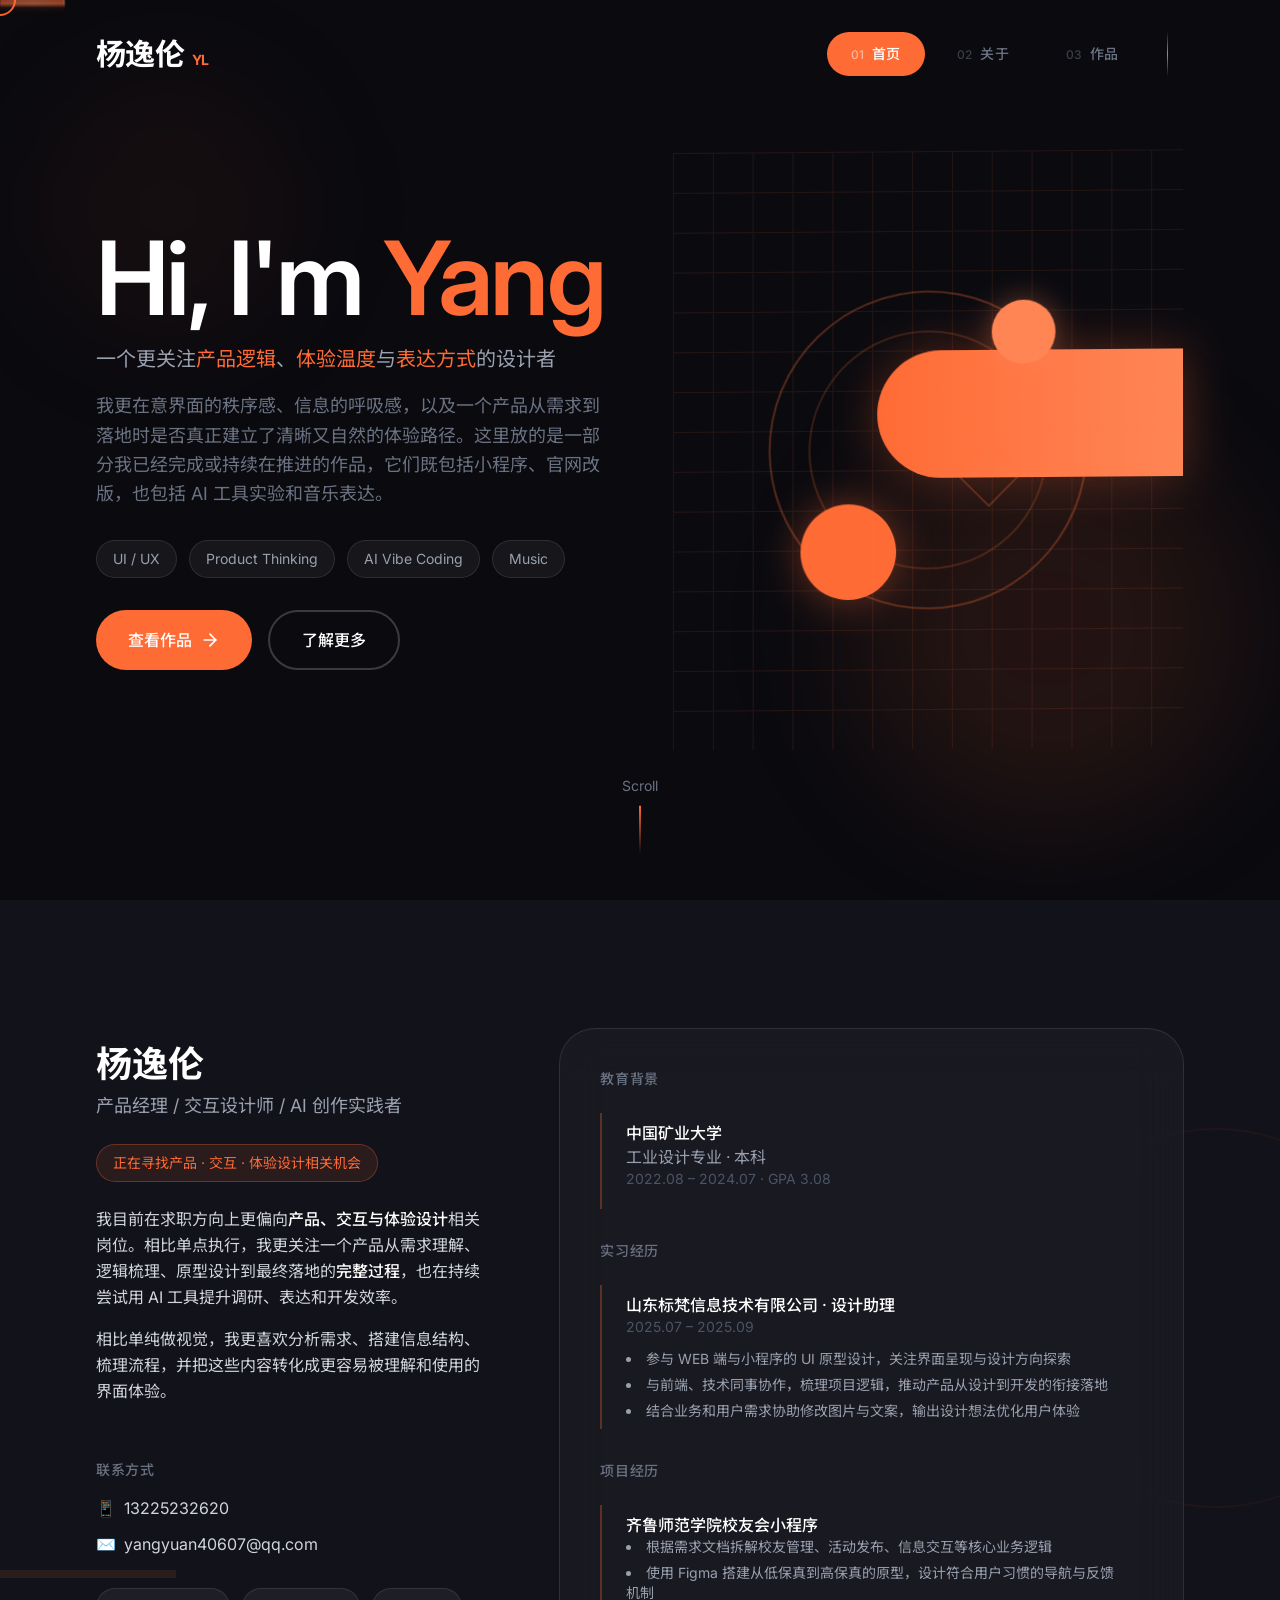
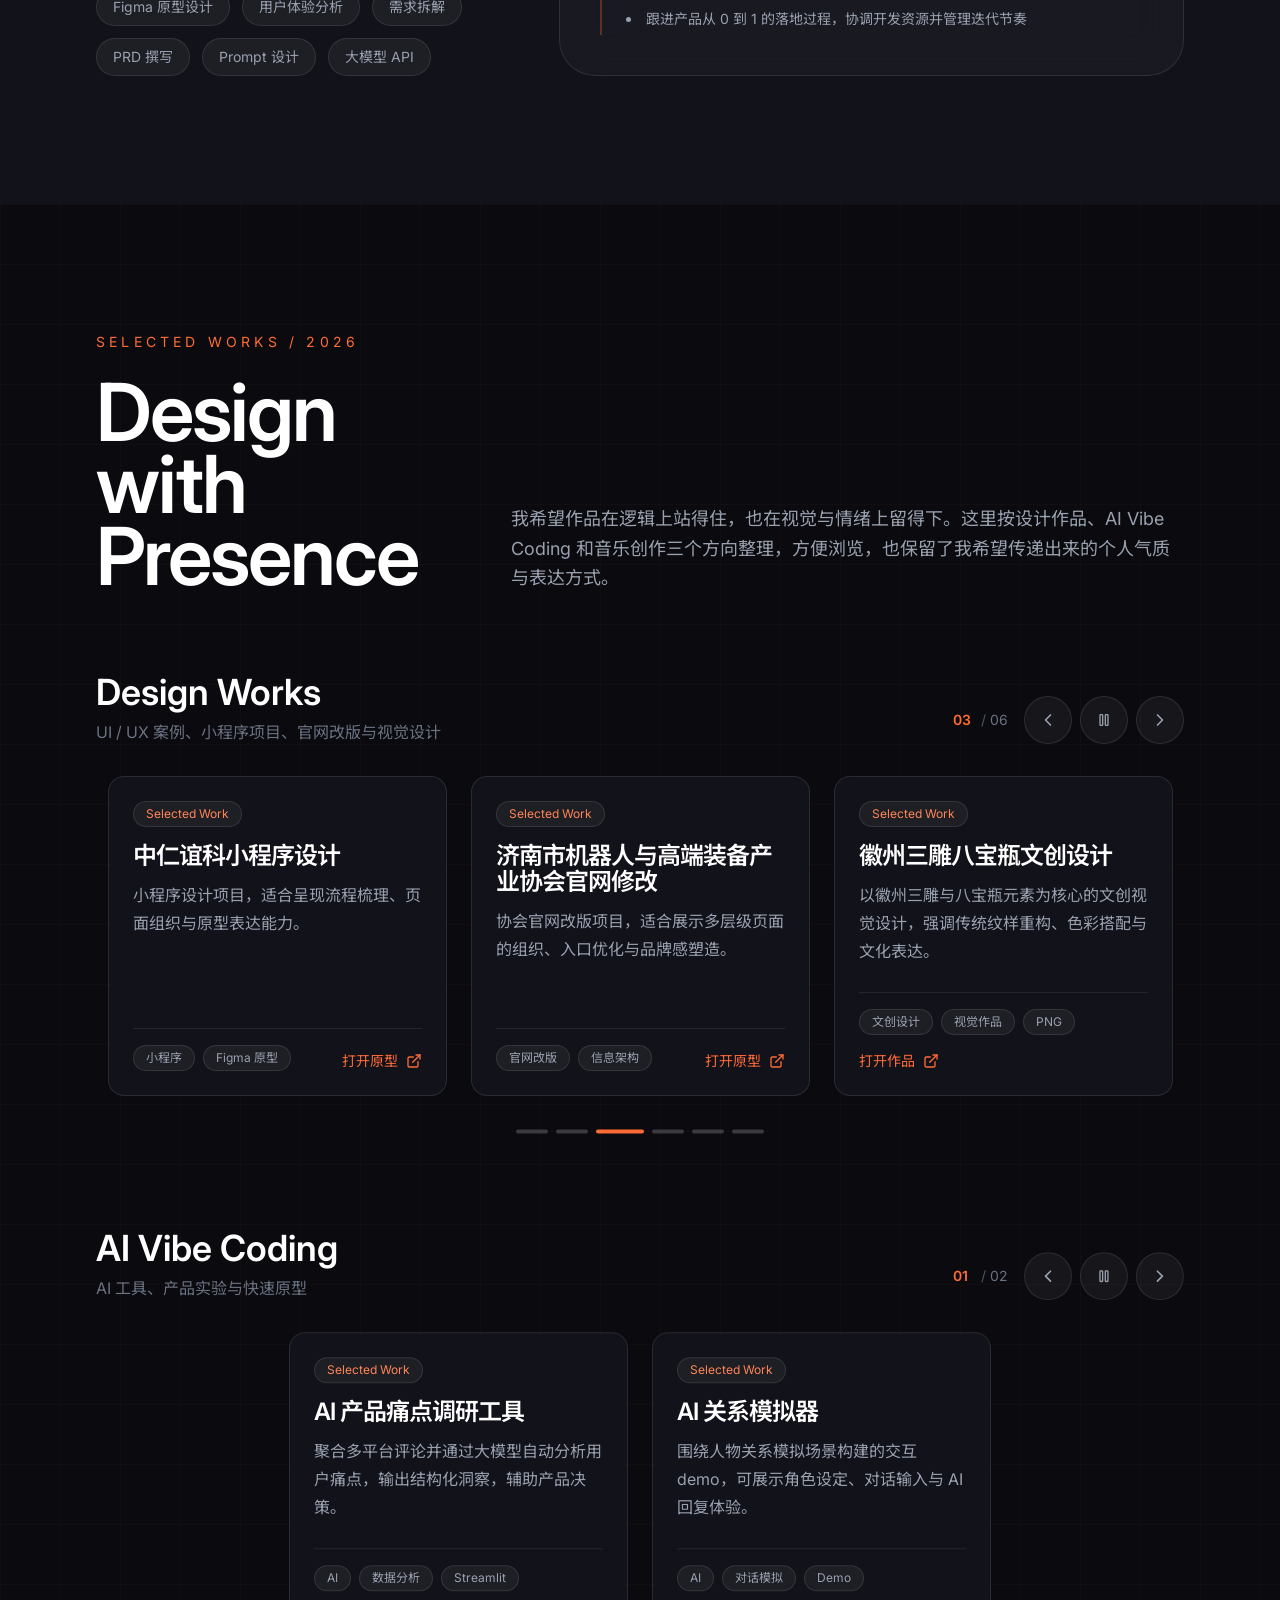
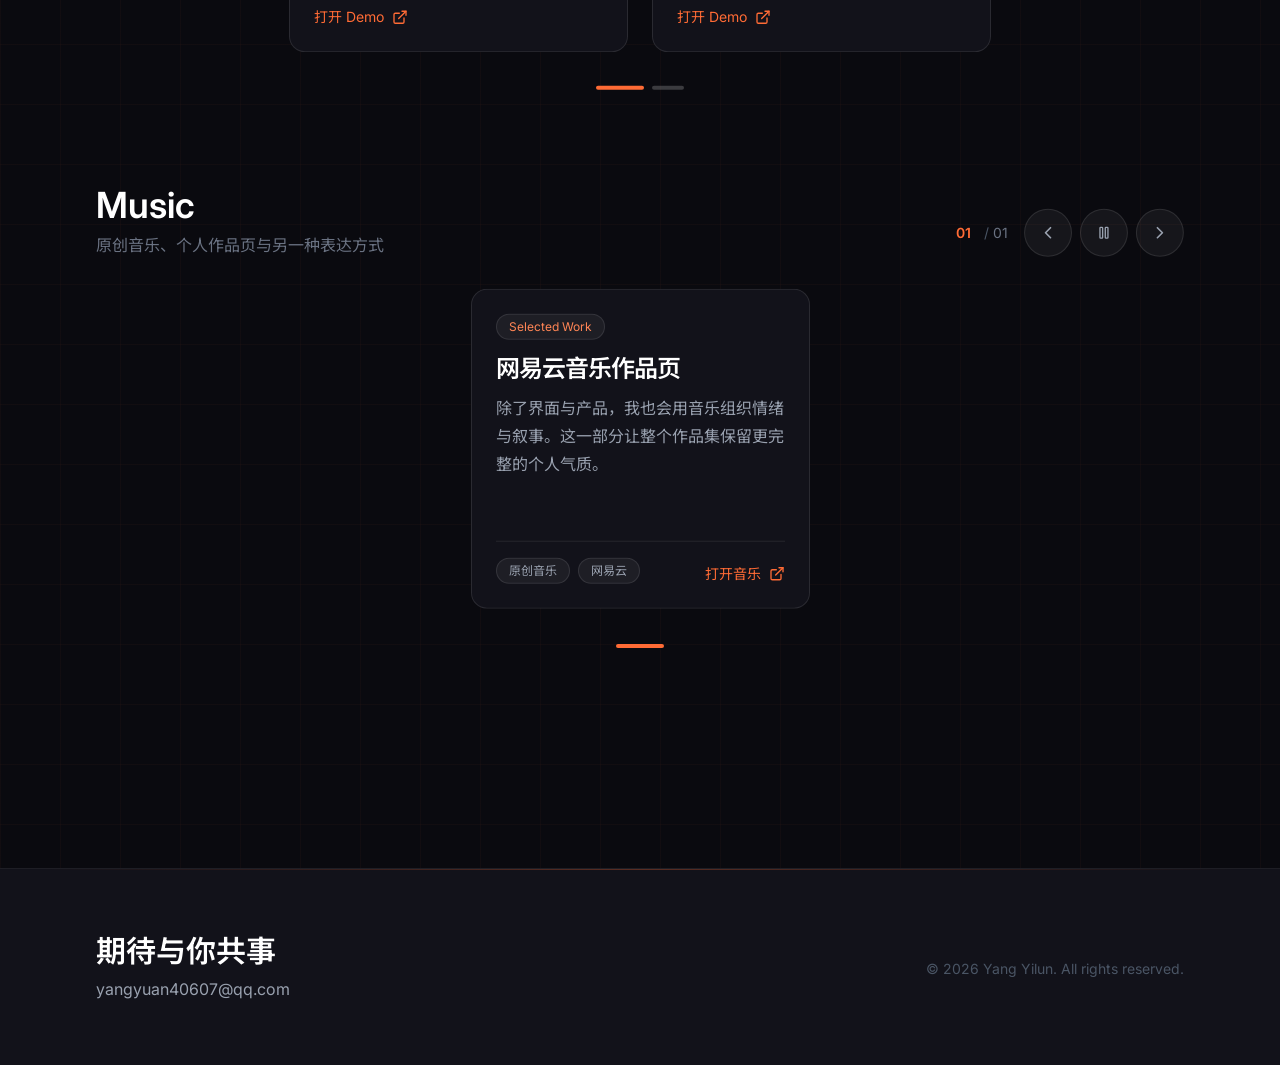
<file: index.html>
<!doctype html>
<html lang="zh-CN">
  <head>
    <meta charset="UTF-8" />
    <meta name="viewport" content="width=device-width, initial-scale=1.0" />
    <title>杨逸伦 - 产品设计师作品集</title>
    <meta name="description" content="杨逸伦的个人作品集 - 产品经理、交互设计师、AI创作实践者" />
 <script type="module" crossorigin src="./assets/index-D4s70tJ2.js"></script>
<link rel="stylesheet" crossorigin href="./assets/index-WX1Nhm83.css">
  </head>
  <body>
    <div id="root"></div>
  </body>
</html>
</file>
<file: assets/index-WX1Nhm83.css>
@charset "UTF-8";@import"https://fonts.googleapis.com/css2?family=Inter:wght@400;500;600;700;800&display=swap";@import"https://fonts.googleapis.com/css2?family=Noto+Sans+SC:wght@400;500;600;700;900&display=swap";.slick-slider{position:relative;display:block;box-sizing:border-box;-webkit-user-select:none;-moz-user-select:none;-ms-user-select:none;user-select:none;-webkit-touch-callout:none;-khtml-user-select:none;-ms-touch-action:pan-y;touch-action:pan-y;-webkit-tap-highlight-color:transparent}.slick-list{position:relative;display:block;overflow:hidden;margin:0;padding:0}.slick-list:focus{outline:none}.slick-list.dragging{cursor:pointer;cursor:hand}.slick-slider .slick-track,.slick-slider .slick-list{-webkit-transform:translate3d(0,0,0);-moz-transform:translate3d(0,0,0);-ms-transform:translate3d(0,0,0);-o-transform:translate3d(0,0,0);transform:translateZ(0)}.slick-track{position:relative;top:0;left:0;display:block;margin-left:auto;margin-right:auto}.slick-track:before,.slick-track:after{display:table;content:""}.slick-track:after{clear:both}.slick-loading .slick-track{visibility:hidden}.slick-slide{display:none;float:left;height:100%;min-height:1px}[dir=rtl] .slick-slide{float:right}.slick-slide img{display:block}.slick-slide.slick-loading img{display:none}.slick-slide.dragging img{pointer-events:none}.slick-initialized .slick-slide{display:block}.slick-loading .slick-slide{visibility:hidden}.slick-vertical .slick-slide{display:block;height:auto;border:1px solid transparent}.slick-arrow.slick-hidden{display:none}.slick-loading .slick-list{background:#fff url(./ajax-loader-BcnMEykj.gif) center center no-repeat}@font-face{font-family:slick;font-weight:400;font-style:normal;src:url([data-uri]);src:url([data-uri]) format("embedded-opentype"),url([data-uri]) format("woff"),url([data-uri]) format("truetype"),url(./slick-BlzDm7g2.svg#slick) format("svg")}.slick-prev,.slick-next{font-size:0;line-height:0;position:absolute;top:50%;display:block;width:20px;height:20px;padding:0;-webkit-transform:translate(0,-50%);-ms-transform:translate(0,-50%);transform:translateY(-50%);cursor:pointer;color:transparent;border:none;outline:none;background:transparent}.slick-prev:hover,.slick-prev:focus,.slick-next:hover,.slick-next:focus{color:transparent;outline:none;background:transparent}.slick-prev:hover:before,.slick-prev:focus:before,.slick-next:hover:before,.slick-next:focus:before{opacity:1}.slick-prev.slick-disabled:before,.slick-next.slick-disabled:before{opacity:.25}.slick-prev:before,.slick-next:before{font-family:slick;font-size:20px;line-height:1;opacity:.75;color:#fff;-webkit-font-smoothing:antialiased;-moz-osx-font-smoothing:grayscale}.slick-prev{left:-25px}[dir=rtl] .slick-prev{right:-25px;left:auto}.slick-prev:before{content:"←"}[dir=rtl] .slick-prev:before{content:"→"}.slick-next{right:-25px}[dir=rtl] .slick-next{right:auto;left:-25px}.slick-next:before{content:"→"}[dir=rtl] .slick-next:before{content:"←"}.slick-dotted.slick-slider{margin-bottom:30px}.slick-dots{position:absolute;bottom:-25px;display:block;width:100%;padding:0;margin:0;list-style:none;text-align:center}.slick-dots li{position:relative;display:inline-block;width:20px;height:20px;margin:0 5px;padding:0;cursor:pointer}.slick-dots li button{font-size:0;line-height:0;display:block;width:20px;height:20px;padding:5px;cursor:pointer;color:transparent;border:0;outline:none;background:transparent}.slick-dots li button:hover,.slick-dots li button:focus{outline:none}.slick-dots li button:hover:before,.slick-dots li button:focus:before{opacity:1}.slick-dots li button:before{font-family:slick;font-size:6px;line-height:20px;position:absolute;top:0;left:0;width:20px;height:20px;content:"•";text-align:center;opacity:.25;color:#000;-webkit-font-smoothing:antialiased;-moz-osx-font-smoothing:grayscale}.slick-dots li.slick-active button:before{opacity:.75;color:#000}/*! tailwindcss v4.1.12 | MIT License | https://tailwindcss.com */@layer properties{@supports (((-webkit-hyphens:none)) and (not (margin-trim:inline))) or ((-moz-orient:inline) and (not (color:rgb(from red r g b)))){*,:before,:after,::backdrop{--tw-translate-x:0;--tw-translate-y:0;--tw-translate-z:0;--tw-rotate-x:initial;--tw-rotate-y:initial;--tw-rotate-z:initial;--tw-skew-x:initial;--tw-skew-y:initial;--tw-scroll-snap-strictness:proximity;--tw-space-y-reverse:0;--tw-space-x-reverse:0;--tw-border-style:solid;--tw-gradient-position:initial;--tw-gradient-from:#0000;--tw-gradient-via:#0000;--tw-gradient-to:#0000;--tw-gradient-stops:initial;--tw-gradient-via-stops:initial;--tw-gradient-from-position:0%;--tw-gradient-via-position:50%;--tw-gradient-to-position:100%;--tw-leading:initial;--tw-font-weight:initial;--tw-tracking:initial;--tw-ordinal:initial;--tw-slashed-zero:initial;--tw-numeric-figure:initial;--tw-numeric-spacing:initial;--tw-numeric-fraction:initial;--tw-shadow:0 0 #0000;--tw-shadow-color:initial;--tw-shadow-alpha:100%;--tw-inset-shadow:0 0 #0000;--tw-inset-shadow-color:initial;--tw-inset-shadow-alpha:100%;--tw-ring-color:initial;--tw-ring-shadow:0 0 #0000;--tw-inset-ring-color:initial;--tw-inset-ring-shadow:0 0 #0000;--tw-ring-inset:initial;--tw-ring-offset-width:0px;--tw-ring-offset-color:#fff;--tw-ring-offset-shadow:0 0 #0000;--tw-outline-style:solid;--tw-blur:initial;--tw-brightness:initial;--tw-contrast:initial;--tw-grayscale:initial;--tw-hue-rotate:initial;--tw-invert:initial;--tw-opacity:initial;--tw-saturate:initial;--tw-sepia:initial;--tw-drop-shadow:initial;--tw-drop-shadow-color:initial;--tw-drop-shadow-alpha:100%;--tw-drop-shadow-size:initial;--tw-backdrop-blur:initial;--tw-backdrop-brightness:initial;--tw-backdrop-contrast:initial;--tw-backdrop-grayscale:initial;--tw-backdrop-hue-rotate:initial;--tw-backdrop-invert:initial;--tw-backdrop-opacity:initial;--tw-backdrop-saturate:initial;--tw-backdrop-sepia:initial;--tw-duration:initial;--tw-ease:initial;--tw-content:"";--tw-animation-delay:0s;--tw-animation-direction:normal;--tw-animation-duration:initial;--tw-animation-fill-mode:none;--tw-animation-iteration-count:1;--tw-enter-blur:0;--tw-enter-opacity:1;--tw-enter-rotate:0;--tw-enter-scale:1;--tw-enter-translate-x:0;--tw-enter-translate-y:0;--tw-exit-blur:0;--tw-exit-opacity:1;--tw-exit-rotate:0;--tw-exit-scale:1;--tw-exit-translate-x:0;--tw-exit-translate-y:0}}}body{font-family:Inter,Noto Sans SC,-apple-system,BlinkMacSystemFont,Segoe UI,Microsoft YaHei,PingFang SC,Hiragino Sans GB,sans-serif}@layer theme{:root,:host{--font-sans:ui-sans-serif,system-ui,sans-serif,"Apple Color Emoji","Segoe UI Emoji","Segoe UI Symbol","Noto Color Emoji";--font-mono:ui-monospace,SFMono-Regular,Menlo,Monaco,Consolas,"Liberation Mono","Courier New",monospace;--color-gray-100:oklch(96.7% .003 264.542);--color-gray-300:oklch(87.2% .01 258.338);--color-gray-400:oklch(70.7% .022 261.325);--color-gray-500:oklch(55.1% .027 264.364);--color-gray-600:oklch(44.6% .03 256.802);--color-black:#000;--color-white:#fff;--spacing:.25rem;--container-sm:24rem;--container-lg:32rem;--container-2xl:42rem;--container-3xl:48rem;--text-xs:.75rem;--text-xs--line-height:calc(1/.75);--text-sm:.875rem;--text-sm--line-height:calc(1.25/.875);--text-base:1rem;--text-base--line-height: 1.5 ;--text-lg:1.125rem;--text-lg--line-height:calc(1.75/1.125);--text-xl:1.25rem;--text-xl--line-height:calc(1.75/1.25);--text-2xl:1.5rem;--text-2xl--line-height:calc(2/1.5);--text-3xl:1.875rem;--text-3xl--line-height: 1.2 ;--text-4xl:2.25rem;--text-4xl--line-height:calc(2.5/2.25);--font-weight-normal:400;--font-weight-medium:500;--font-weight-semibold:600;--tracking-tight:-.025em;--tracking-wider:.05em;--tracking-widest:.1em;--leading-relaxed:1.625;--radius-xs:.125rem;--radius-2xl:1rem;--ease-in-out:cubic-bezier(.4,0,.2,1);--animate-pulse:pulse 2s cubic-bezier(.4,0,.6,1)infinite;--blur-xl:24px;--blur-2xl:40px;--blur-3xl:64px;--aspect-video:16/9;--default-transition-duration:.15s;--default-transition-timing-function:cubic-bezier(.4,0,.2,1);--default-font-family:var(--font-sans);--default-mono-font-family:var(--font-mono);--color-border:var(--border)}}@layer base{*,:after,:before,::backdrop{box-sizing:border-box;border:0 solid;margin:0;padding:0}::file-selector-button{box-sizing:border-box;border:0 solid;margin:0;padding:0}html,:host{-webkit-text-size-adjust:100%;-moz-tab-size:4;tab-size:4;line-height:1.5;font-family:var(--default-font-family,ui-sans-serif,system-ui,sans-serif,"Apple Color Emoji","Segoe UI Emoji","Segoe UI Symbol","Noto Color Emoji");font-feature-settings:var(--default-font-feature-settings,normal);font-variation-settings:var(--default-font-variation-settings,normal);-webkit-tap-highlight-color:transparent}hr{height:0;color:inherit;border-top-width:1px}abbr:where([title]){-webkit-text-decoration:underline dotted;text-decoration:underline dotted}h1,h2,h3,h4,h5,h6{font-size:inherit;font-weight:inherit}a{color:inherit;-webkit-text-decoration:inherit;text-decoration:inherit}b,strong{font-weight:bolder}code,kbd,samp,pre{font-family:var(--default-mono-font-family,ui-monospace,SFMono-Regular,Menlo,Monaco,Consolas,"Liberation Mono","Courier New",monospace);font-feature-settings:var(--default-mono-font-feature-settings,normal);font-variation-settings:var(--default-mono-font-variation-settings,normal);font-size:1em}small{font-size:80%}sub,sup{vertical-align:baseline;font-size:75%;line-height:0;position:relative}sub{bottom:-.25em}sup{top:-.5em}table{text-indent:0;border-color:inherit;border-collapse:collapse}:-moz-focusring{outline:auto}progress{vertical-align:baseline}summary{display:list-item}ol,ul,menu{list-style:none}img,svg,video,canvas,audio,iframe,embed,object{vertical-align:middle;display:block}img,video{max-width:100%;height:auto}button,input,select,optgroup,textarea{font:inherit;font-feature-settings:inherit;font-variation-settings:inherit;letter-spacing:inherit;color:inherit;opacity:1;background-color:#0000;border-radius:0}::file-selector-button{font:inherit;font-feature-settings:inherit;font-variation-settings:inherit;letter-spacing:inherit;color:inherit;opacity:1;background-color:#0000;border-radius:0}:where(select:is([multiple],[size])) optgroup{font-weight:bolder}:where(select:is([multiple],[size])) optgroup option{padding-inline-start:20px}::file-selector-button{margin-inline-end:4px}::placeholder{opacity:1}@supports (not ((-webkit-appearance:-apple-pay-button))) or (contain-intrinsic-size:1px){::placeholder{color:currentColor}@supports (color:color-mix(in lab,red,red)){::placeholder{color:color-mix(in oklab,currentcolor 50%,transparent)}}}textarea{resize:vertical}::-webkit-search-decoration{-webkit-appearance:none}::-webkit-date-and-time-value{min-height:1lh;text-align:inherit}::-webkit-datetime-edit{display:inline-flex}::-webkit-datetime-edit-fields-wrapper{padding:0}::-webkit-datetime-edit{padding-block:0}::-webkit-datetime-edit-year-field{padding-block:0}::-webkit-datetime-edit-month-field{padding-block:0}::-webkit-datetime-edit-day-field{padding-block:0}::-webkit-datetime-edit-hour-field{padding-block:0}::-webkit-datetime-edit-minute-field{padding-block:0}::-webkit-datetime-edit-second-field{padding-block:0}::-webkit-datetime-edit-millisecond-field{padding-block:0}::-webkit-datetime-edit-meridiem-field{padding-block:0}::-webkit-calendar-picker-indicator{line-height:1}:-moz-ui-invalid{box-shadow:none}button,input:where([type=button],[type=reset],[type=submit]){-webkit-appearance:button;-moz-appearance:button;appearance:button}::file-selector-button{-webkit-appearance:button;-moz-appearance:button;appearance:button}::-webkit-inner-spin-button{height:auto}::-webkit-outer-spin-button{height:auto}[hidden]:where(:not([hidden=until-found])){display:none!important}*{border-color:var(--border);outline-color:var(--ring)}@supports (color:color-mix(in lab,red,red)){*{outline-color:color-mix(in oklab,var(--ring)50%,transparent)}}body{background-color:var(--background);color:var(--foreground)}html{scroll-behavior:smooth}.scrollbar-thin{scrollbar-width:thin}.scrollbar-thumb-\[--color\]\/30::-webkit-scrollbar-thumb{background-color:#ff6b354d;border-radius:10px}.scrollbar-track-transparent::-webkit-scrollbar-track{background:0 0}.scrollbar-thin::-webkit-scrollbar{height:8px}html{font-size:var(--font-size)}h1{font-size:var(--text-2xl);font-weight:var(--font-weight-medium);line-height:1.5}h2{font-size:var(--text-xl);font-weight:var(--font-weight-medium);line-height:1.5}h3{font-size:var(--text-lg);font-weight:var(--font-weight-medium);line-height:1.5}h4,label,button{font-size:var(--text-base);font-weight:var(--font-weight-medium);line-height:1.5}input{font-size:var(--text-base);font-weight:var(--font-weight-normal);line-height:1.5}.slick-slider{box-sizing:border-box;-webkit-user-select:none;user-select:none;display:block;position:relative}.slick-list{margin:0;padding:0;display:block;position:relative;overflow:hidden}.slick-track{align-items:stretch;display:flex}.slick-slide{float:left;height:auto;min-height:1px;transition:opacity .3s}.slick-slide>div{height:100%}.slick-slide.slick-active{opacity:1}.slick-slide:not(.slick-active){opacity:.5;pointer-events:none}.slick-slider .slick-list,.slick-slider .slick-track{transform:translate(0)}@media(min-width:1024px){*{cursor:none!important}}.perspective-1000{perspective:1000px;transform-style:preserve-3d}[class*=motion]{will-change:transform}.glass{-webkit-backdrop-filter:blur(10px);background:#ffffff0d}.line-clamp-1{-webkit-line-clamp:1;-webkit-box-orient:vertical;display:-webkit-box;overflow:hidden}.line-clamp-2{-webkit-line-clamp:2;-webkit-box-orient:vertical;display:-webkit-box;overflow:hidden}.line-clamp-3{-webkit-line-clamp:3;-webkit-box-orient:vertical;display:-webkit-box;overflow:hidden}}@layer components;@layer utilities{.\@container\/card-header{container:card-header/inline-size}.pointer-events-none{pointer-events:none}.invisible{visibility:hidden}.sr-only{clip:rect(0,0,0,0);white-space:nowrap;border-width:0;width:1px;height:1px;margin:-1px;padding:0;position:absolute;overflow:hidden}.absolute{position:absolute}.fixed{position:fixed}.relative{position:relative}.sticky{position:sticky}.inset-0{inset:calc(var(--spacing)*0)}.inset-x-0{inset-inline:calc(var(--spacing)*0)}.inset-y-0{inset-block:calc(var(--spacing)*0)}.-top-12{top:calc(var(--spacing)*-12)}.top-0{top:calc(var(--spacing)*0)}.top-1\.5{top:calc(var(--spacing)*1.5)}.top-1\/2{top:50%}.top-1\/3{top:33.3333%}.top-1\/4{top:25%}.top-3\.5{top:calc(var(--spacing)*3.5)}.top-4{top:calc(var(--spacing)*4)}.top-8{top:calc(var(--spacing)*8)}.top-20{top:calc(var(--spacing)*20)}.top-28{top:calc(var(--spacing)*28)}.top-\[1px\]{top:1px}.top-\[50\%\]{top:50%}.top-\[60\%\]{top:60%}.top-full{top:100%}.-right-12{right:calc(var(--spacing)*-12)}.-right-32{right:calc(var(--spacing)*-32)}.right-0{right:calc(var(--spacing)*0)}.right-1{right:calc(var(--spacing)*1)}.right-1\/3{right:33.3333%}.right-1\/4{right:25%}.right-2{right:calc(var(--spacing)*2)}.right-3{right:calc(var(--spacing)*3)}.right-4{right:calc(var(--spacing)*4)}.right-8{right:calc(var(--spacing)*8)}.right-10{right:calc(var(--spacing)*10)}.-bottom-12{bottom:calc(var(--spacing)*-12)}.bottom-0{bottom:calc(var(--spacing)*0)}.bottom-1\/4{bottom:25%}.bottom-8{bottom:calc(var(--spacing)*8)}.bottom-12{bottom:calc(var(--spacing)*12)}.bottom-20{bottom:calc(var(--spacing)*20)}.-left-12{left:calc(var(--spacing)*-12)}.-left-20{left:calc(var(--spacing)*-20)}.left-0{left:calc(var(--spacing)*0)}.left-1{left:calc(var(--spacing)*1)}.left-1\/2{left:50%}.left-1\/4{left:25%}.left-2{left:calc(var(--spacing)*2)}.left-10{left:calc(var(--spacing)*10)}.left-\[50\%\]{left:50%}.isolate{isolation:isolate}.z-10{z-index:10}.z-20{z-index:20}.z-40{z-index:40}.z-50{z-index:50}.z-\[1\]{z-index:1}.col-start-2{grid-column-start:2}.row-span-2{grid-row:span 2/span 2}.row-start-1{grid-row-start:1}.-mx-1{margin-inline:calc(var(--spacing)*-1)}.-mx-8{margin-inline:calc(var(--spacing)*-8)}.mx-2{margin-inline:calc(var(--spacing)*2)}.mx-3\.5{margin-inline:calc(var(--spacing)*3.5)}.mx-4{margin-inline:calc(var(--spacing)*4)}.mx-auto{margin-inline:auto}.my-0\.5{margin-block:calc(var(--spacing)*.5)}.my-1{margin-block:calc(var(--spacing)*1)}.-mt-4{margin-top:calc(var(--spacing)*-4)}.mt-1\.5{margin-top:calc(var(--spacing)*1.5)}.mt-2{margin-top:calc(var(--spacing)*2)}.mt-4{margin-top:calc(var(--spacing)*4)}.mt-6{margin-top:calc(var(--spacing)*6)}.mt-8{margin-top:calc(var(--spacing)*8)}.mt-auto{margin-top:auto}.mb-2{margin-bottom:calc(var(--spacing)*2)}.mb-3{margin-bottom:calc(var(--spacing)*3)}.mb-4{margin-bottom:calc(var(--spacing)*4)}.mb-6{margin-bottom:calc(var(--spacing)*6)}.mb-8{margin-bottom:calc(var(--spacing)*8)}.mb-20{margin-bottom:calc(var(--spacing)*20)}.mb-24{margin-bottom:calc(var(--spacing)*24)}.-ml-4{margin-left:calc(var(--spacing)*-4)}.ml-1{margin-left:calc(var(--spacing)*1)}.ml-auto{margin-left:auto}.line-clamp-1{-webkit-line-clamp:1;-webkit-box-orient:vertical;display:-webkit-box;overflow:hidden}.line-clamp-4{-webkit-line-clamp:4;-webkit-box-orient:vertical;display:-webkit-box;overflow:hidden}.block{display:block}.flex{display:flex}.grid{display:grid}.hidden{display:none}.inline-block{display:inline-block}.inline-flex{display:inline-flex}.table{display:table}.table-caption{display:table-caption}.table-cell{display:table-cell}.table-row{display:table-row}.field-sizing-content{field-sizing:content}.aspect-square{aspect-ratio:1}.aspect-video{aspect-ratio:var(--aspect-video)}.size-2{width:calc(var(--spacing)*2);height:calc(var(--spacing)*2)}.size-2\.5{width:calc(var(--spacing)*2.5);height:calc(var(--spacing)*2.5)}.size-3{width:calc(var(--spacing)*3);height:calc(var(--spacing)*3)}.size-3\.5{width:calc(var(--spacing)*3.5);height:calc(var(--spacing)*3.5)}.size-4{width:calc(var(--spacing)*4);height:calc(var(--spacing)*4)}.size-7{width:calc(var(--spacing)*7);height:calc(var(--spacing)*7)}.size-8{width:calc(var(--spacing)*8);height:calc(var(--spacing)*8)}.size-9{width:calc(var(--spacing)*9);height:calc(var(--spacing)*9)}.size-10{width:calc(var(--spacing)*10);height:calc(var(--spacing)*10)}.size-full{width:100%;height:100%}.h-1{height:calc(var(--spacing)*1)}.h-1\.5{height:calc(var(--spacing)*1.5)}.h-2{height:calc(var(--spacing)*2)}.h-2\.5{height:calc(var(--spacing)*2.5)}.h-4{height:calc(var(--spacing)*4)}.h-5{height:calc(var(--spacing)*5)}.h-7{height:calc(var(--spacing)*7)}.h-8{height:calc(var(--spacing)*8)}.h-9{height:calc(var(--spacing)*9)}.h-10{height:calc(var(--spacing)*10)}.h-12{height:calc(var(--spacing)*12)}.h-14{height:calc(var(--spacing)*14)}.h-16{height:calc(var(--spacing)*16)}.h-24{height:calc(var(--spacing)*24)}.h-32{height:calc(var(--spacing)*32)}.h-60{height:calc(var(--spacing)*60)}.h-64{height:calc(var(--spacing)*64)}.h-80{height:calc(var(--spacing)*80)}.h-96{height:calc(var(--spacing)*96)}.h-\[1\.15rem\]{height:1.15rem}.h-\[72vh\]{height:72vh}.h-\[300px\]{height:300px}.h-\[600px\]{height:600px}.h-\[calc\(100\%-1px\)\]{height:calc(100% - 1px)}.h-\[var\(--radix-navigation-menu-viewport-height\)\]{height:var(--radix-navigation-menu-viewport-height)}.h-\[var\(--radix-select-trigger-height\)\]{height:var(--radix-select-trigger-height)}.h-auto{height:auto}.h-full{height:100%}.h-px{height:1px}.h-svh{height:100svh}.max-h-\(--radix-context-menu-content-available-height\){max-height:var(--radix-context-menu-content-available-height)}.max-h-\(--radix-dropdown-menu-content-available-height\){max-height:var(--radix-dropdown-menu-content-available-height)}.max-h-\(--radix-select-content-available-height\){max-height:var(--radix-select-content-available-height)}.max-h-\[300px\]{max-height:300px}.min-h-0{min-height:calc(var(--spacing)*0)}.min-h-4{min-height:calc(var(--spacing)*4)}.min-h-16{min-height:calc(var(--spacing)*16)}.min-h-screen{min-height:100vh}.min-h-svh{min-height:100svh}.w-\(--sidebar-width\){width:var(--sidebar-width)}.w-0{width:calc(var(--spacing)*0)}.w-1{width:calc(var(--spacing)*1)}.w-2{width:calc(var(--spacing)*2)}.w-2\.5{width:calc(var(--spacing)*2.5)}.w-3{width:calc(var(--spacing)*3)}.w-3\/4{width:75%}.w-4{width:calc(var(--spacing)*4)}.w-5{width:calc(var(--spacing)*5)}.w-8{width:calc(var(--spacing)*8)}.w-9{width:calc(var(--spacing)*9)}.w-12{width:calc(var(--spacing)*12)}.w-14{width:calc(var(--spacing)*14)}.w-16{width:calc(var(--spacing)*16)}.w-24{width:calc(var(--spacing)*24)}.w-60{width:calc(var(--spacing)*60)}.w-64{width:calc(var(--spacing)*64)}.w-72{width:calc(var(--spacing)*72)}.w-80{width:calc(var(--spacing)*80)}.w-96{width:calc(var(--spacing)*96)}.w-\[2px\]{width:2px}.w-\[100px\]{width:100px}.w-auto{width:auto}.w-fit{width:fit-content}.w-full{width:100%}.w-max{width:max-content}.w-px{width:1px}.max-w-\(--skeleton-width\){max-width:var(--skeleton-width)}.max-w-2xl{max-width:var(--container-2xl)}.max-w-3xl{max-width:var(--container-3xl)}.max-w-\[1800px\]{max-width:1800px}.max-w-\[calc\(100\%-2rem\)\]{max-width:calc(100% - 2rem)}.max-w-max{max-width:max-content}.min-w-0{min-width:calc(var(--spacing)*0)}.min-w-5{min-width:calc(var(--spacing)*5)}.min-w-8{min-width:calc(var(--spacing)*8)}.min-w-9{min-width:calc(var(--spacing)*9)}.min-w-10{min-width:calc(var(--spacing)*10)}.min-w-\[1\.5rem\]{min-width:1.5rem}.min-w-\[8rem\]{min-width:8rem}.min-w-\[12rem\]{min-width:12rem}.min-w-\[var\(--radix-select-trigger-width\)\]{min-width:var(--radix-select-trigger-width)}.flex-1{flex:1}.shrink-0{flex-shrink:0}.grow{flex-grow:1}.grow-0{flex-grow:0}.basis-full{flex-basis:100%}.caption-bottom{caption-side:bottom}.border-collapse{border-collapse:collapse}.origin-\(--radix-context-menu-content-transform-origin\){transform-origin:var(--radix-context-menu-content-transform-origin)}.origin-\(--radix-dropdown-menu-content-transform-origin\){transform-origin:var(--radix-dropdown-menu-content-transform-origin)}.origin-\(--radix-hover-card-content-transform-origin\){transform-origin:var(--radix-hover-card-content-transform-origin)}.origin-\(--radix-menubar-content-transform-origin\){transform-origin:var(--radix-menubar-content-transform-origin)}.origin-\(--radix-popover-content-transform-origin\){transform-origin:var(--radix-popover-content-transform-origin)}.origin-\(--radix-select-content-transform-origin\){transform-origin:var(--radix-select-content-transform-origin)}.origin-\(--radix-tooltip-content-transform-origin\){transform-origin:var(--radix-tooltip-content-transform-origin)}.origin-left{transform-origin:0}.-translate-x-1\/2{--tw-translate-x: -50% ;translate:var(--tw-translate-x)var(--tw-translate-y)}.-translate-x-px{--tw-translate-x:-1px;translate:var(--tw-translate-x)var(--tw-translate-y)}.translate-x-\[-50\%\]{--tw-translate-x:-50%;translate:var(--tw-translate-x)var(--tw-translate-y)}.translate-x-px{--tw-translate-x:1px;translate:var(--tw-translate-x)var(--tw-translate-y)}.-translate-y-1\/2{--tw-translate-y: -50% ;translate:var(--tw-translate-x)var(--tw-translate-y)}.translate-y-0\.5{--tw-translate-y:calc(var(--spacing)*.5);translate:var(--tw-translate-x)var(--tw-translate-y)}.translate-y-\[-50\%\]{--tw-translate-y:-50%;translate:var(--tw-translate-x)var(--tw-translate-y)}.translate-y-\[calc\(-50\%_-_2px\)\]{--tw-translate-y: calc(-50% - 2px) ;translate:var(--tw-translate-x)var(--tw-translate-y)}.rotate-45{rotate:45deg}.rotate-90{rotate:90deg}.transform{transform:var(--tw-rotate-x,)var(--tw-rotate-y,)var(--tw-rotate-z,)var(--tw-skew-x,)var(--tw-skew-y,)}.animate-caret-blink{animation:1.25s ease-out infinite caret-blink}.animate-in{animation:enter var(--tw-animation-duration,var(--tw-duration,.15s))var(--tw-ease,ease)var(--tw-animation-delay,0s)var(--tw-animation-iteration-count,1)var(--tw-animation-direction,normal)var(--tw-animation-fill-mode,none)}.animate-pulse{animation:var(--animate-pulse)}.cursor-default{cursor:default}.cursor-pointer{cursor:pointer}.touch-none{touch-action:none}.resize{resize:both}.resize-none{resize:none}.snap-y{scroll-snap-type:y var(--tw-scroll-snap-strictness)}.snap-mandatory{--tw-scroll-snap-strictness:mandatory}.snap-start{scroll-snap-align:start}.scroll-my-1{scroll-margin-block:calc(var(--spacing)*1)}.scroll-py-1{scroll-padding-block:calc(var(--spacing)*1)}.list-inside{list-style-position:inside}.list-disc{list-style-type:disc}.list-none{list-style-type:none}.auto-rows-min{grid-auto-rows:min-content}.grid-cols-\[0_1fr\]{grid-template-columns:0 1fr}.grid-rows-\[auto_auto\]{grid-template-rows:auto auto}.flex-col{flex-direction:column}.flex-col-reverse{flex-direction:column-reverse}.flex-row{flex-direction:row}.flex-wrap{flex-wrap:wrap}.items-baseline{align-items:baseline}.items-center{align-items:center}.items-end{align-items:flex-end}.items-start{align-items:flex-start}.items-stretch{align-items:stretch}.justify-between{justify-content:space-between}.justify-center{justify-content:center}.justify-items-start{justify-items:start}.gap-1{gap:calc(var(--spacing)*1)}.gap-1\.5{gap:calc(var(--spacing)*1.5)}.gap-2{gap:calc(var(--spacing)*2)}.gap-3{gap:calc(var(--spacing)*3)}.gap-4{gap:calc(var(--spacing)*4)}.gap-6{gap:calc(var(--spacing)*6)}.gap-8{gap:calc(var(--spacing)*8)}.gap-12{gap:calc(var(--spacing)*12)}.gap-16{gap:calc(var(--spacing)*16)}:where(.space-y-1\.5>:not(:last-child)){--tw-space-y-reverse:0;margin-block-start:calc(calc(var(--spacing)*1.5)*var(--tw-space-y-reverse));margin-block-end:calc(calc(var(--spacing)*1.5)*calc(1 - var(--tw-space-y-reverse)))}:where(.space-y-2>:not(:last-child)){--tw-space-y-reverse:0;margin-block-start:calc(calc(var(--spacing)*2)*var(--tw-space-y-reverse));margin-block-end:calc(calc(var(--spacing)*2)*calc(1 - var(--tw-space-y-reverse)))}:where(.space-y-3>:not(:last-child)){--tw-space-y-reverse:0;margin-block-start:calc(calc(var(--spacing)*3)*var(--tw-space-y-reverse));margin-block-end:calc(calc(var(--spacing)*3)*calc(1 - var(--tw-space-y-reverse)))}:where(.space-y-4>:not(:last-child)){--tw-space-y-reverse:0;margin-block-start:calc(calc(var(--spacing)*4)*var(--tw-space-y-reverse));margin-block-end:calc(calc(var(--spacing)*4)*calc(1 - var(--tw-space-y-reverse)))}:where(.space-y-6>:not(:last-child)){--tw-space-y-reverse:0;margin-block-start:calc(calc(var(--spacing)*6)*var(--tw-space-y-reverse));margin-block-end:calc(calc(var(--spacing)*6)*calc(1 - var(--tw-space-y-reverse)))}:where(.space-y-8>:not(:last-child)){--tw-space-y-reverse:0;margin-block-start:calc(calc(var(--spacing)*8)*var(--tw-space-y-reverse));margin-block-end:calc(calc(var(--spacing)*8)*calc(1 - var(--tw-space-y-reverse)))}:where(.space-y-12>:not(:last-child)){--tw-space-y-reverse:0;margin-block-start:calc(calc(var(--spacing)*12)*var(--tw-space-y-reverse));margin-block-end:calc(calc(var(--spacing)*12)*calc(1 - var(--tw-space-y-reverse)))}:where(.space-x-1>:not(:last-child)){--tw-space-x-reverse:0;margin-inline-start:calc(calc(var(--spacing)*1)*var(--tw-space-x-reverse));margin-inline-end:calc(calc(var(--spacing)*1)*calc(1 - var(--tw-space-x-reverse)))}.gap-y-0\.5{row-gap:calc(var(--spacing)*.5)}.self-start{align-self:flex-start}.justify-self-end{justify-self:flex-end}.overflow-auto{overflow:auto}.overflow-hidden{overflow:hidden}.overflow-x-auto{overflow-x:auto}.overflow-x-hidden{overflow-x:hidden}.overflow-y-auto{overflow-y:auto}.rounded-2xl{border-radius:var(--radius-2xl)}.rounded-\[2px\]{border-radius:2px}.rounded-\[4px\]{border-radius:4px}.rounded-\[36px\]{border-radius:36px}.rounded-\[inherit\]{border-radius:inherit}.rounded-full{border-radius:3.40282e38px}.rounded-lg{border-radius:var(--radius)}.rounded-md{border-radius:calc(var(--radius) - 2px)}.rounded-none{border-radius:0}.rounded-sm{border-radius:calc(var(--radius) - 4px)}.rounded-xl{border-radius:calc(var(--radius) + 4px)}.rounded-xs{border-radius:var(--radius-xs)}.rounded-l-full{border-top-left-radius:3.40282e38px;border-bottom-left-radius:3.40282e38px}.rounded-tl-sm{border-top-left-radius:calc(var(--radius) - 4px)}.border{border-style:var(--tw-border-style);border-width:1px}.border-2{border-style:var(--tw-border-style);border-width:2px}.border-\[1\.5px\]{border-style:var(--tw-border-style);border-width:1.5px}.border-y{border-block-style:var(--tw-border-style);border-block-width:1px}.border-t{border-top-style:var(--tw-border-style);border-top-width:1px}.border-r{border-right-style:var(--tw-border-style);border-right-width:1px}.border-b{border-bottom-style:var(--tw-border-style);border-bottom-width:1px}.border-l{border-left-style:var(--tw-border-style);border-left-width:1px}.border-l-2{border-left-style:var(--tw-border-style);border-left-width:2px}.border-dashed{--tw-border-style:dashed;border-style:dashed}.border-\(--color-border\){border-color:var(--color-border)}.border-\[\#ff6b35\]{border-color:#ff6b35}.border-\[\#ff6b35\]\/20{border-color:#ff6b3533}.border-\[\#ff6b35\]\/30{border-color:#ff6b354d}.border-\[\#ff6b35\]\/40{border-color:#ff6b3566}.border-border\/50{border-color:var(--border)}@supports (color:color-mix(in lab,red,red)){.border-border\/50{border-color:color-mix(in oklab,var(--border)50%,transparent)}}.border-input{border-color:var(--input)}.border-primary{border-color:var(--primary)}.border-sidebar-border{border-color:var(--sidebar-border)}.border-transparent{border-color:#0000}.border-white\/5{border-color:#ffffff0d}@supports (color:color-mix(in lab,red,red)){.border-white\/5{border-color:color-mix(in oklab,var(--color-white)5%,transparent)}}.border-white\/8{border-color:#ffffff14}@supports (color:color-mix(in lab,red,red)){.border-white\/8{border-color:color-mix(in oklab,var(--color-white)8%,transparent)}}.border-white\/10{border-color:#ffffff1a}@supports (color:color-mix(in lab,red,red)){.border-white\/10{border-color:color-mix(in oklab,var(--color-white)10%,transparent)}}.border-white\/20{border-color:#fff3}@supports (color:color-mix(in lab,red,red)){.border-white\/20{border-color:color-mix(in oklab,var(--color-white)20%,transparent)}}.border-t-transparent{border-top-color:#0000}.border-l-transparent{border-left-color:#0000}.bg-\(--color-bg\){background-color:var(--color-bg)}.bg-\[\#0a0a0f\]{background-color:#0a0a0f}.bg-\[\#0a0a0f\]\/90{background-color:#0a0a0fe6}.bg-\[\#12121a\]{background-color:#12121a}.bg-\[\#ff6b35\]{background-color:#ff6b35}.bg-\[\#ff6b35\]\/5{background-color:#ff6b350d}.bg-\[\#ff6b35\]\/10{background-color:#ff6b351a}.bg-\[\#ff8555\]{background-color:#ff8555}.bg-accent{background-color:var(--accent)}.bg-background{background-color:var(--background)}.bg-black\/50{background-color:#00000080}@supports (color:color-mix(in lab,red,red)){.bg-black\/50{background-color:color-mix(in oklab,var(--color-black)50%,transparent)}}.bg-border{background-color:var(--border)}.bg-card{background-color:var(--card)}.bg-destructive{background-color:var(--destructive)}.bg-foreground{background-color:var(--foreground)}.bg-gray-100{background-color:var(--color-gray-100)}.bg-input-background{background-color:var(--input-background)}.bg-muted,.bg-muted\/50{background-color:var(--muted)}@supports (color:color-mix(in lab,red,red)){.bg-muted\/50{background-color:color-mix(in oklab,var(--muted)50%,transparent)}}.bg-popover{background-color:var(--popover)}.bg-primary,.bg-primary\/20{background-color:var(--primary)}@supports (color:color-mix(in lab,red,red)){.bg-primary\/20{background-color:color-mix(in oklab,var(--primary)20%,transparent)}}.bg-secondary{background-color:var(--secondary)}.bg-sidebar{background-color:var(--sidebar)}.bg-sidebar-border{background-color:var(--sidebar-border)}.bg-transparent{background-color:#0000}.bg-white{background-color:var(--color-white)}.bg-white\/5{background-color:#ffffff0d}@supports (color:color-mix(in lab,red,red)){.bg-white\/5{background-color:color-mix(in oklab,var(--color-white)5%,transparent)}}.bg-white\/20{background-color:#fff3}@supports (color:color-mix(in lab,red,red)){.bg-white\/20{background-color:color-mix(in oklab,var(--color-white)20%,transparent)}}.bg-white\/\[0\.03\]{background-color:#ffffff08}@supports (color:color-mix(in lab,red,red)){.bg-white\/\[0\.03\]{background-color:color-mix(in oklab,var(--color-white)3%,transparent)}}.bg-white\/\[0\.04\]{background-color:#ffffff0a}@supports (color:color-mix(in lab,red,red)){.bg-white\/\[0\.04\]{background-color:color-mix(in oklab,var(--color-white)4%,transparent)}}.bg-gradient-to-b{--tw-gradient-position:to bottom in oklab;background-image:linear-gradient(var(--tw-gradient-stops))}.bg-gradient-to-br{--tw-gradient-position:to bottom right in oklab;background-image:linear-gradient(var(--tw-gradient-stops))}.bg-gradient-to-r{--tw-gradient-position:to right in oklab;background-image:linear-gradient(var(--tw-gradient-stops))}.from-\[\#ff6b35\]{--tw-gradient-from:#ff6b35;--tw-gradient-stops:var(--tw-gradient-via-stops,var(--tw-gradient-position),var(--tw-gradient-from)var(--tw-gradient-from-position),var(--tw-gradient-to)var(--tw-gradient-to-position))}.from-\[\#ff6b35\]\/10{--tw-gradient-from:oklab(70.4517% .149185 .121806/.1);--tw-gradient-stops:var(--tw-gradient-via-stops,var(--tw-gradient-position),var(--tw-gradient-from)var(--tw-gradient-from-position),var(--tw-gradient-to)var(--tw-gradient-to-position))}.from-transparent{--tw-gradient-from:transparent;--tw-gradient-stops:var(--tw-gradient-via-stops,var(--tw-gradient-position),var(--tw-gradient-from)var(--tw-gradient-from-position),var(--tw-gradient-to)var(--tw-gradient-to-position))}.via-\[\#ff6b35\]{--tw-gradient-via:#ff6b35;--tw-gradient-via-stops:var(--tw-gradient-position),var(--tw-gradient-from)var(--tw-gradient-from-position),var(--tw-gradient-via)var(--tw-gradient-via-position),var(--tw-gradient-to)var(--tw-gradient-to-position);--tw-gradient-stops:var(--tw-gradient-via-stops)}.via-\[\#ff6b35\]\/30{--tw-gradient-via:oklab(70.4517% .149185 .121806/.3);--tw-gradient-via-stops:var(--tw-gradient-position),var(--tw-gradient-from)var(--tw-gradient-from-position),var(--tw-gradient-via)var(--tw-gradient-via-position),var(--tw-gradient-to)var(--tw-gradient-to-position);--tw-gradient-stops:var(--tw-gradient-via-stops)}.via-\[\#ff8555\]{--tw-gradient-via:#ff8555;--tw-gradient-via-stops:var(--tw-gradient-position),var(--tw-gradient-from)var(--tw-gradient-from-position),var(--tw-gradient-via)var(--tw-gradient-via-position),var(--tw-gradient-to)var(--tw-gradient-to-position);--tw-gradient-stops:var(--tw-gradient-via-stops)}.to-\[\#ff6b35\]{--tw-gradient-to:#ff6b35;--tw-gradient-stops:var(--tw-gradient-via-stops,var(--tw-gradient-position),var(--tw-gradient-from)var(--tw-gradient-from-position),var(--tw-gradient-to)var(--tw-gradient-to-position))}.to-\[\#ff8555\]{--tw-gradient-to:#ff8555;--tw-gradient-stops:var(--tw-gradient-via-stops,var(--tw-gradient-position),var(--tw-gradient-from)var(--tw-gradient-from-position),var(--tw-gradient-to)var(--tw-gradient-to-position))}.to-transparent{--tw-gradient-to:transparent;--tw-gradient-stops:var(--tw-gradient-via-stops,var(--tw-gradient-position),var(--tw-gradient-from)var(--tw-gradient-from-position),var(--tw-gradient-to)var(--tw-gradient-to-position))}.fill-current{fill:currentColor}.fill-primary{fill:var(--primary)}.p-0{padding:calc(var(--spacing)*0)}.p-1{padding:calc(var(--spacing)*1)}.p-2{padding:calc(var(--spacing)*2)}.p-3{padding:calc(var(--spacing)*3)}.p-4{padding:calc(var(--spacing)*4)}.p-5{padding:calc(var(--spacing)*5)}.p-6{padding:calc(var(--spacing)*6)}.p-8{padding:calc(var(--spacing)*8)}.p-\[3px\]{padding:3px}.p-px{padding:1px}.px-1{padding-inline:calc(var(--spacing)*1)}.px-1\.5{padding-inline:calc(var(--spacing)*1.5)}.px-2{padding-inline:calc(var(--spacing)*2)}.px-2\.5{padding-inline:calc(var(--spacing)*2.5)}.px-3{padding-inline:calc(var(--spacing)*3)}.px-4{padding-inline:calc(var(--spacing)*4)}.px-6{padding-inline:calc(var(--spacing)*6)}.px-8{padding-inline:calc(var(--spacing)*8)}.py-0\.5{padding-block:calc(var(--spacing)*.5)}.py-1{padding-block:calc(var(--spacing)*1)}.py-1\.5{padding-block:calc(var(--spacing)*1.5)}.py-2{padding-block:calc(var(--spacing)*2)}.py-3{padding-block:calc(var(--spacing)*3)}.py-4{padding-block:calc(var(--spacing)*4)}.py-6{padding-block:calc(var(--spacing)*6)}.py-8{padding-block:calc(var(--spacing)*8)}.py-16{padding-block:calc(var(--spacing)*16)}.py-32{padding-block:calc(var(--spacing)*32)}.pt-0{padding-top:calc(var(--spacing)*0)}.pt-1{padding-top:calc(var(--spacing)*1)}.pt-2{padding-top:calc(var(--spacing)*2)}.pt-3{padding-top:calc(var(--spacing)*3)}.pt-4{padding-top:calc(var(--spacing)*4)}.pt-6{padding-top:calc(var(--spacing)*6)}.pt-8{padding-top:calc(var(--spacing)*8)}.pr-2{padding-right:calc(var(--spacing)*2)}.pr-2\.5{padding-right:calc(var(--spacing)*2.5)}.pr-3{padding-right:calc(var(--spacing)*3)}.pr-8{padding-right:calc(var(--spacing)*8)}.pb-3{padding-bottom:calc(var(--spacing)*3)}.pb-4{padding-bottom:calc(var(--spacing)*4)}.pb-6{padding-bottom:calc(var(--spacing)*6)}.pl-2{padding-left:calc(var(--spacing)*2)}.pl-4{padding-left:calc(var(--spacing)*4)}.pl-6{padding-left:calc(var(--spacing)*6)}.pl-8{padding-left:calc(var(--spacing)*8)}.text-center{text-align:center}.text-left{text-align:left}.align-middle{vertical-align:middle}.font-mono{font-family:var(--font-mono)}.text-2xl{font-size:var(--text-2xl);line-height:var(--tw-leading,var(--text-2xl--line-height))}.text-3xl{font-size:var(--text-3xl);line-height:var(--tw-leading,var(--text-3xl--line-height))}.text-4xl{font-size:var(--text-4xl);line-height:var(--tw-leading,var(--text-4xl--line-height))}.text-base{font-size:var(--text-base);line-height:var(--tw-leading,var(--text-base--line-height))}.text-lg{font-size:var(--text-lg);line-height:var(--tw-leading,var(--text-lg--line-height))}.text-sm{font-size:var(--text-sm);line-height:var(--tw-leading,var(--text-sm--line-height))}.text-xl{font-size:var(--text-xl);line-height:var(--tw-leading,var(--text-xl--line-height))}.text-xs{font-size:var(--text-xs);line-height:var(--tw-leading,var(--text-xs--line-height))}.text-\[0\.8rem\]{font-size:.8rem}.text-\[clamp\(3rem\,7vw\,5rem\)\]{font-size:clamp(3rem,7vw,5rem)}.text-\[clamp\(3rem\,8vw\,7rem\)\]{font-size:clamp(3rem,8vw,7rem)}.leading-7{--tw-leading:calc(var(--spacing)*7);line-height:calc(var(--spacing)*7)}.leading-\[0\.9\]{--tw-leading:.9;line-height:.9}.leading-\[0\.95\]{--tw-leading:.95;line-height:.95}.leading-\[1\.08\]{--tw-leading:1.08;line-height:1.08}.leading-none{--tw-leading:1;line-height:1}.leading-relaxed{--tw-leading:var(--leading-relaxed);line-height:var(--leading-relaxed)}.font-medium{--tw-font-weight:var(--font-weight-medium);font-weight:var(--font-weight-medium)}.font-normal{--tw-font-weight:var(--font-weight-normal);font-weight:var(--font-weight-normal)}.font-semibold{--tw-font-weight:var(--font-weight-semibold);font-weight:var(--font-weight-semibold)}.tracking-\[-0\.04em\]{--tw-tracking:-.04em;letter-spacing:-.04em}.tracking-\[0\.3em\]{--tw-tracking:.3em;letter-spacing:.3em}.tracking-tight{--tw-tracking:var(--tracking-tight);letter-spacing:var(--tracking-tight)}.tracking-wider{--tw-tracking:var(--tracking-wider);letter-spacing:var(--tracking-wider)}.tracking-widest{--tw-tracking:var(--tracking-widest);letter-spacing:var(--tracking-widest)}.text-balance{text-wrap:balance}.break-words{overflow-wrap:break-word}.whitespace-nowrap{white-space:nowrap}.text-\[\#ff6b35\]{color:#ff6b35}.text-\[\#ff8555\]{color:#ff8555}.text-accent-foreground{color:var(--accent-foreground)}.text-card-foreground{color:var(--card-foreground)}.text-current{color:currentColor}.text-destructive{color:var(--destructive)}.text-foreground{color:var(--foreground)}.text-gray-300{color:var(--color-gray-300)}.text-gray-400{color:var(--color-gray-400)}.text-gray-500{color:var(--color-gray-500)}.text-gray-600{color:var(--color-gray-600)}.text-muted-foreground{color:var(--muted-foreground)}.text-popover-foreground{color:var(--popover-foreground)}.text-primary{color:var(--primary)}.text-primary-foreground{color:var(--primary-foreground)}.text-secondary-foreground{color:var(--secondary-foreground)}.text-sidebar-foreground,.text-sidebar-foreground\/70{color:var(--sidebar-foreground)}@supports (color:color-mix(in lab,red,red)){.text-sidebar-foreground\/70{color:color-mix(in oklab,var(--sidebar-foreground)70%,transparent)}}.text-white{color:var(--color-white)}.text-white\/80{color:#fffc}@supports (color:color-mix(in lab,red,red)){.text-white\/80{color:color-mix(in oklab,var(--color-white)80%,transparent)}}.uppercase{text-transform:uppercase}.tabular-nums{--tw-numeric-spacing:tabular-nums;font-variant-numeric:var(--tw-ordinal,)var(--tw-slashed-zero,)var(--tw-numeric-figure,)var(--tw-numeric-spacing,)var(--tw-numeric-fraction,)}.underline-offset-4{text-underline-offset:4px}.opacity-50{opacity:.5}.opacity-70{opacity:.7}.mix-blend-difference{mix-blend-mode:difference}.shadow{--tw-shadow:0 1px 3px 0 var(--tw-shadow-color,#0000001a),0 1px 2px -1px var(--tw-shadow-color,#0000001a);box-shadow:var(--tw-inset-shadow),var(--tw-inset-ring-shadow),var(--tw-ring-offset-shadow),var(--tw-ring-shadow),var(--tw-shadow)}.shadow-\[0_0_0_1px_hsl\(var\(--sidebar-border\)\)\]{--tw-shadow:0 0 0 1px var(--tw-shadow-color,hsl(var(--sidebar-border)));box-shadow:var(--tw-inset-shadow),var(--tw-inset-ring-shadow),var(--tw-ring-offset-shadow),var(--tw-ring-shadow),var(--tw-shadow)}.shadow-\[0_0_20px_rgba\(255\,107\,53\,0\.5\)\]{--tw-shadow:0 0 20px var(--tw-shadow-color,#ff6b3580);box-shadow:var(--tw-inset-shadow),var(--tw-inset-ring-shadow),var(--tw-ring-offset-shadow),var(--tw-ring-shadow),var(--tw-shadow)}.shadow-\[0_0_30px_rgba\(255\,133\,85\,0\.4\)\]{--tw-shadow:0 0 30px var(--tw-shadow-color,#ff855566);box-shadow:var(--tw-inset-shadow),var(--tw-inset-ring-shadow),var(--tw-ring-offset-shadow),var(--tw-ring-shadow),var(--tw-shadow)}.shadow-\[0_0_40px_rgba\(255\,107\,53\,0\.4\)\]{--tw-shadow:0 0 40px var(--tw-shadow-color,#ff6b3566);box-shadow:var(--tw-inset-shadow),var(--tw-inset-ring-shadow),var(--tw-ring-offset-shadow),var(--tw-ring-shadow),var(--tw-shadow)}.shadow-\[0_0_50px_rgba\(255\,107\,53\,0\.3\)\]{--tw-shadow:0 0 50px var(--tw-shadow-color,#ff6b354d);box-shadow:var(--tw-inset-shadow),var(--tw-inset-ring-shadow),var(--tw-ring-offset-shadow),var(--tw-ring-shadow),var(--tw-shadow)}.shadow-lg{--tw-shadow:0 10px 15px -3px var(--tw-shadow-color,#0000001a),0 4px 6px -4px var(--tw-shadow-color,#0000001a);box-shadow:var(--tw-inset-shadow),var(--tw-inset-ring-shadow),var(--tw-ring-offset-shadow),var(--tw-ring-shadow),var(--tw-shadow)}.shadow-md{--tw-shadow:0 4px 6px -1px var(--tw-shadow-color,#0000001a),0 2px 4px -2px var(--tw-shadow-color,#0000001a);box-shadow:var(--tw-inset-shadow),var(--tw-inset-ring-shadow),var(--tw-ring-offset-shadow),var(--tw-ring-shadow),var(--tw-shadow)}.shadow-none{--tw-shadow:0 0 #0000;box-shadow:var(--tw-inset-shadow),var(--tw-inset-ring-shadow),var(--tw-ring-offset-shadow),var(--tw-ring-shadow),var(--tw-shadow)}.shadow-sm{--tw-shadow:0 1px 3px 0 var(--tw-shadow-color,#0000001a),0 1px 2px -1px var(--tw-shadow-color,#0000001a);box-shadow:var(--tw-inset-shadow),var(--tw-inset-ring-shadow),var(--tw-ring-offset-shadow),var(--tw-ring-shadow),var(--tw-shadow)}.shadow-xl{--tw-shadow:0 20px 25px -5px var(--tw-shadow-color,#0000001a),0 8px 10px -6px var(--tw-shadow-color,#0000001a);box-shadow:var(--tw-inset-shadow),var(--tw-inset-ring-shadow),var(--tw-ring-offset-shadow),var(--tw-ring-shadow),var(--tw-shadow)}.shadow-xs{--tw-shadow:0 1px 2px 0 var(--tw-shadow-color,#0000000d);box-shadow:var(--tw-inset-shadow),var(--tw-inset-ring-shadow),var(--tw-ring-offset-shadow),var(--tw-ring-shadow),var(--tw-shadow)}.ring-0{--tw-ring-shadow:var(--tw-ring-inset,)0 0 0 calc(0px + var(--tw-ring-offset-width))var(--tw-ring-color,currentcolor);box-shadow:var(--tw-inset-shadow),var(--tw-inset-ring-shadow),var(--tw-ring-offset-shadow),var(--tw-ring-shadow),var(--tw-shadow)}.shadow-\[\#ff6b35\]\/20{--tw-shadow-color:#ff6b3533}@supports (color:color-mix(in lab,red,red)){.shadow-\[\#ff6b35\]\/20{--tw-shadow-color:color-mix(in oklab,oklab(70.4517% .149185 .121806/.2) var(--tw-shadow-alpha),transparent)}}.ring-ring\/50{--tw-ring-color:var(--ring)}@supports (color:color-mix(in lab,red,red)){.ring-ring\/50{--tw-ring-color:color-mix(in oklab,var(--ring)50%,transparent)}}.ring-sidebar-ring{--tw-ring-color:var(--sidebar-ring)}.ring-offset-background{--tw-ring-offset-color:var(--background)}.outline-hidden{--tw-outline-style:none;outline-style:none}@media(forced-colors:active){.outline-hidden{outline-offset:2px;outline:2px solid #0000}}.outline{outline-style:var(--tw-outline-style);outline-width:1px}.blur-3xl{--tw-blur:blur(var(--blur-3xl));filter:var(--tw-blur,)var(--tw-brightness,)var(--tw-contrast,)var(--tw-grayscale,)var(--tw-hue-rotate,)var(--tw-invert,)var(--tw-saturate,)var(--tw-sepia,)var(--tw-drop-shadow,)}.backdrop-blur-2xl{--tw-backdrop-blur:blur(var(--blur-2xl));-webkit-backdrop-filter:var(--tw-backdrop-blur,)var(--tw-backdrop-brightness,)var(--tw-backdrop-contrast,)var(--tw-backdrop-grayscale,)var(--tw-backdrop-hue-rotate,)var(--tw-backdrop-invert,)var(--tw-backdrop-opacity,)var(--tw-backdrop-saturate,)var(--tw-backdrop-sepia,);backdrop-filter:var(--tw-backdrop-blur,)var(--tw-backdrop-brightness,)var(--tw-backdrop-contrast,)var(--tw-backdrop-grayscale,)var(--tw-backdrop-hue-rotate,)var(--tw-backdrop-invert,)var(--tw-backdrop-opacity,)var(--tw-backdrop-saturate,)var(--tw-backdrop-sepia,)}.backdrop-blur-xl{--tw-backdrop-blur:blur(var(--blur-xl));-webkit-backdrop-filter:var(--tw-backdrop-blur,)var(--tw-backdrop-brightness,)var(--tw-backdrop-contrast,)var(--tw-backdrop-grayscale,)var(--tw-backdrop-hue-rotate,)var(--tw-backdrop-invert,)var(--tw-backdrop-opacity,)var(--tw-backdrop-saturate,)var(--tw-backdrop-sepia,);backdrop-filter:var(--tw-backdrop-blur,)var(--tw-backdrop-brightness,)var(--tw-backdrop-contrast,)var(--tw-backdrop-grayscale,)var(--tw-backdrop-hue-rotate,)var(--tw-backdrop-invert,)var(--tw-backdrop-opacity,)var(--tw-backdrop-saturate,)var(--tw-backdrop-sepia,)}.transition{transition-property:color,background-color,border-color,outline-color,text-decoration-color,fill,stroke,--tw-gradient-from,--tw-gradient-via,--tw-gradient-to,opacity,box-shadow,transform,translate,scale,rotate,filter,-webkit-backdrop-filter,backdrop-filter,display,visibility,content-visibility,overlay,pointer-events;transition-timing-function:var(--tw-ease,var(--default-transition-timing-function));transition-duration:var(--tw-duration,var(--default-transition-duration))}.transition-\[color\,box-shadow\]{transition-property:color,box-shadow;transition-timing-function:var(--tw-ease,var(--default-transition-timing-function));transition-duration:var(--tw-duration,var(--default-transition-duration))}.transition-\[left\,right\,width\]{transition-property:left,right,width;transition-timing-function:var(--tw-ease,var(--default-transition-timing-function));transition-duration:var(--tw-duration,var(--default-transition-duration))}.transition-\[margin\,opacity\]{transition-property:margin,opacity;transition-timing-function:var(--tw-ease,var(--default-transition-timing-function));transition-duration:var(--tw-duration,var(--default-transition-duration))}.transition-\[width\,height\,padding\]{transition-property:width,height,padding;transition-timing-function:var(--tw-ease,var(--default-transition-timing-function));transition-duration:var(--tw-duration,var(--default-transition-duration))}.transition-\[width\]{transition-property:width;transition-timing-function:var(--tw-ease,var(--default-transition-timing-function));transition-duration:var(--tw-duration,var(--default-transition-duration))}.transition-all{transition-property:all;transition-timing-function:var(--tw-ease,var(--default-transition-timing-function));transition-duration:var(--tw-duration,var(--default-transition-duration))}.transition-colors{transition-property:color,background-color,border-color,outline-color,text-decoration-color,fill,stroke,--tw-gradient-from,--tw-gradient-via,--tw-gradient-to;transition-timing-function:var(--tw-ease,var(--default-transition-timing-function));transition-duration:var(--tw-duration,var(--default-transition-duration))}.transition-opacity{transition-property:opacity;transition-timing-function:var(--tw-ease,var(--default-transition-timing-function));transition-duration:var(--tw-duration,var(--default-transition-duration))}.transition-shadow{transition-property:box-shadow;transition-timing-function:var(--tw-ease,var(--default-transition-timing-function));transition-duration:var(--tw-duration,var(--default-transition-duration))}.transition-transform{transition-property:transform,translate,scale,rotate;transition-timing-function:var(--tw-ease,var(--default-transition-timing-function));transition-duration:var(--tw-duration,var(--default-transition-duration))}.transition-none{transition-property:none}.duration-200{--tw-duration:.2s;transition-duration:.2s}.duration-300{--tw-duration:.3s;transition-duration:.3s}.duration-500{--tw-duration:.5s;transition-duration:.5s}.duration-1000{--tw-duration:1s;transition-duration:1s}.ease-in-out{--tw-ease:var(--ease-in-out);transition-timing-function:var(--ease-in-out)}.ease-linear{--tw-ease:linear;transition-timing-function:linear}.fade-in-0{--tw-enter-opacity:0}.outline-none{--tw-outline-style:none;outline-style:none}.select-none{-webkit-user-select:none;user-select:none}.zoom-in-95{--tw-enter-scale:.95}.\[scrollbar-width\:thin\]{scrollbar-width:thin}.group-focus-within\/menu-item\:opacity-100:is(:where(.group\/menu-item):focus-within *){opacity:1}@media(hover:hover){.group-hover\:bg-white\/40:is(:where(.group):hover *){background-color:#fff6}@supports (color:color-mix(in lab,red,red)){.group-hover\:bg-white\/40:is(:where(.group):hover *){background-color:color-mix(in oklab,var(--color-white)40%,transparent)}}.group-hover\/menu-item\:opacity-100:is(:where(.group\/menu-item):hover *){opacity:1}}.group-has-data-\[sidebar\=menu-action\]\/menu-item\:pr-8:is(:where(.group\/menu-item):has([data-sidebar=menu-action]) *){padding-right:calc(var(--spacing)*8)}.group-data-\[collapsible\=icon\]\:-mt-8:is(:where(.group)[data-collapsible=icon] *){margin-top:calc(var(--spacing)*-8)}.group-data-\[collapsible\=icon\]\:hidden:is(:where(.group)[data-collapsible=icon] *){display:none}.group-data-\[collapsible\=icon\]\:size-8\!:is(:where(.group)[data-collapsible=icon] *){width:calc(var(--spacing)*8)!important;height:calc(var(--spacing)*8)!important}.group-data-\[collapsible\=icon\]\:w-\(--sidebar-width-icon\):is(:where(.group)[data-collapsible=icon] *){width:var(--sidebar-width-icon)}.group-data-\[collapsible\=icon\]\:w-\[calc\(var\(--sidebar-width-icon\)\+\(--spacing\(4\)\)\)\]:is(:where(.group)[data-collapsible=icon] *){width:calc(var(--sidebar-width-icon) + (calc(var(--spacing)*4)))}.group-data-\[collapsible\=icon\]\:w-\[calc\(var\(--sidebar-width-icon\)\+\(--spacing\(4\)\)\+2px\)\]:is(:where(.group)[data-collapsible=icon] *){width:calc(var(--sidebar-width-icon) + (calc(var(--spacing)*4)) + 2px)}.group-data-\[collapsible\=icon\]\:overflow-hidden:is(:where(.group)[data-collapsible=icon] *){overflow:hidden}.group-data-\[collapsible\=icon\]\:p-0\!:is(:where(.group)[data-collapsible=icon] *){padding:calc(var(--spacing)*0)!important}.group-data-\[collapsible\=icon\]\:p-2\!:is(:where(.group)[data-collapsible=icon] *){padding:calc(var(--spacing)*2)!important}.group-data-\[collapsible\=icon\]\:opacity-0:is(:where(.group)[data-collapsible=icon] *){opacity:0}.group-data-\[collapsible\=offcanvas\]\:right-\[calc\(var\(--sidebar-width\)\*-1\)\]:is(:where(.group)[data-collapsible=offcanvas] *){right:calc(var(--sidebar-width)*-1)}.group-data-\[collapsible\=offcanvas\]\:left-\[calc\(var\(--sidebar-width\)\*-1\)\]:is(:where(.group)[data-collapsible=offcanvas] *){left:calc(var(--sidebar-width)*-1)}.group-data-\[collapsible\=offcanvas\]\:w-0:is(:where(.group)[data-collapsible=offcanvas] *){width:calc(var(--spacing)*0)}.group-data-\[collapsible\=offcanvas\]\:translate-x-0:is(:where(.group)[data-collapsible=offcanvas] *){--tw-translate-x:calc(var(--spacing)*0);translate:var(--tw-translate-x)var(--tw-translate-y)}.group-data-\[disabled\=true\]\:pointer-events-none:is(:where(.group)[data-disabled=true] *){pointer-events:none}.group-data-\[disabled\=true\]\:opacity-50:is(:where(.group)[data-disabled=true] *){opacity:.5}.group-data-\[side\=left\]\:-right-4:is(:where(.group)[data-side=left] *){right:calc(var(--spacing)*-4)}.group-data-\[side\=left\]\:border-r:is(:where(.group)[data-side=left] *){border-right-style:var(--tw-border-style);border-right-width:1px}.group-data-\[side\=right\]\:left-0:is(:where(.group)[data-side=right] *){left:calc(var(--spacing)*0)}.group-data-\[side\=right\]\:rotate-180:is(:where(.group)[data-side=right] *){rotate:180deg}.group-data-\[side\=right\]\:border-l:is(:where(.group)[data-side=right] *){border-left-style:var(--tw-border-style);border-left-width:1px}.group-data-\[state\=open\]\:rotate-180:is(:where(.group)[data-state=open] *){rotate:180deg}.group-data-\[variant\=floating\]\:rounded-lg:is(:where(.group)[data-variant=floating] *){border-radius:var(--radius)}.group-data-\[variant\=floating\]\:border:is(:where(.group)[data-variant=floating] *){border-style:var(--tw-border-style);border-width:1px}.group-data-\[variant\=floating\]\:border-sidebar-border:is(:where(.group)[data-variant=floating] *){border-color:var(--sidebar-border)}.group-data-\[variant\=floating\]\:shadow-sm:is(:where(.group)[data-variant=floating] *){--tw-shadow:0 1px 3px 0 var(--tw-shadow-color,#0000001a),0 1px 2px -1px var(--tw-shadow-color,#0000001a);box-shadow:var(--tw-inset-shadow),var(--tw-inset-ring-shadow),var(--tw-ring-offset-shadow),var(--tw-ring-shadow),var(--tw-shadow)}.group-data-\[vaul-drawer-direction\=bottom\]\/drawer-content\:block:is(:where(.group\/drawer-content)[data-vaul-drawer-direction=bottom] *){display:block}.group-data-\[viewport\=false\]\/navigation-menu\:top-full:is(:where(.group\/navigation-menu)[data-viewport=false] *){top:100%}.group-data-\[viewport\=false\]\/navigation-menu\:mt-1\.5:is(:where(.group\/navigation-menu)[data-viewport=false] *){margin-top:calc(var(--spacing)*1.5)}.group-data-\[viewport\=false\]\/navigation-menu\:overflow-hidden:is(:where(.group\/navigation-menu)[data-viewport=false] *){overflow:hidden}.group-data-\[viewport\=false\]\/navigation-menu\:rounded-md:is(:where(.group\/navigation-menu)[data-viewport=false] *){border-radius:calc(var(--radius) - 2px)}.group-data-\[viewport\=false\]\/navigation-menu\:border:is(:where(.group\/navigation-menu)[data-viewport=false] *){border-style:var(--tw-border-style);border-width:1px}.group-data-\[viewport\=false\]\/navigation-menu\:bg-popover:is(:where(.group\/navigation-menu)[data-viewport=false] *){background-color:var(--popover)}.group-data-\[viewport\=false\]\/navigation-menu\:text-popover-foreground:is(:where(.group\/navigation-menu)[data-viewport=false] *){color:var(--popover-foreground)}.group-data-\[viewport\=false\]\/navigation-menu\:shadow:is(:where(.group\/navigation-menu)[data-viewport=false] *){--tw-shadow:0 1px 3px 0 var(--tw-shadow-color,#0000001a),0 1px 2px -1px var(--tw-shadow-color,#0000001a);box-shadow:var(--tw-inset-shadow),var(--tw-inset-ring-shadow),var(--tw-ring-offset-shadow),var(--tw-ring-shadow),var(--tw-shadow)}.group-data-\[viewport\=false\]\/navigation-menu\:duration-200:is(:where(.group\/navigation-menu)[data-viewport=false] *){--tw-duration:.2s;transition-duration:.2s}@media(hover:hover){.peer-hover\/menu-button\:text-sidebar-accent-foreground:is(:where(.peer\/menu-button):hover~*){color:var(--sidebar-accent-foreground)}}.peer-disabled\:cursor-not-allowed:is(:where(.peer):disabled~*){cursor:not-allowed}.peer-disabled\:opacity-50:is(:where(.peer):disabled~*){opacity:.5}.peer-data-\[active\=true\]\/menu-button\:text-sidebar-accent-foreground:is(:where(.peer\/menu-button)[data-active=true]~*){color:var(--sidebar-accent-foreground)}.peer-data-\[size\=default\]\/menu-button\:top-1\.5:is(:where(.peer\/menu-button)[data-size=default]~*){top:calc(var(--spacing)*1.5)}.peer-data-\[size\=lg\]\/menu-button\:top-2\.5:is(:where(.peer\/menu-button)[data-size=lg]~*){top:calc(var(--spacing)*2.5)}.peer-data-\[size\=sm\]\/menu-button\:top-1:is(:where(.peer\/menu-button)[data-size=sm]~*){top:calc(var(--spacing)*1)}.selection\:bg-primary ::selection{background-color:var(--primary)}.selection\:bg-primary::selection{background-color:var(--primary)}.selection\:text-primary-foreground ::selection{color:var(--primary-foreground)}.selection\:text-primary-foreground::selection{color:var(--primary-foreground)}.file\:inline-flex::file-selector-button{display:inline-flex}.file\:h-7::file-selector-button{height:calc(var(--spacing)*7)}.file\:border-0::file-selector-button{border-style:var(--tw-border-style);border-width:0}.file\:bg-transparent::file-selector-button{background-color:#0000}.file\:text-sm::file-selector-button{font-size:var(--text-sm);line-height:var(--tw-leading,var(--text-sm--line-height))}.file\:font-medium::file-selector-button{--tw-font-weight:var(--font-weight-medium);font-weight:var(--font-weight-medium)}.file\:text-foreground::file-selector-button{color:var(--foreground)}.placeholder\:text-muted-foreground::placeholder{color:var(--muted-foreground)}.after\:absolute:after{content:var(--tw-content);position:absolute}.after\:-inset-2:after{content:var(--tw-content);inset:calc(var(--spacing)*-2)}.after\:inset-y-0:after{content:var(--tw-content);inset-block:calc(var(--spacing)*0)}.after\:left-1\/2:after{content:var(--tw-content);left:50%}.after\:w-1:after{content:var(--tw-content);width:calc(var(--spacing)*1)}.after\:w-\[2px\]:after{content:var(--tw-content);width:2px}.after\:-translate-x-1\/2:after{content:var(--tw-content);--tw-translate-x: -50% ;translate:var(--tw-translate-x)var(--tw-translate-y)}.group-data-\[collapsible\=offcanvas\]\:after\:left-full:is(:where(.group)[data-collapsible=offcanvas] *):after{content:var(--tw-content);left:100%}.first\:rounded-l-md:first-child{border-top-left-radius:calc(var(--radius) - 2px);border-bottom-left-radius:calc(var(--radius) - 2px)}.first\:border-l:first-child{border-left-style:var(--tw-border-style);border-left-width:1px}.last\:rounded-r-md:last-child{border-top-right-radius:calc(var(--radius) - 2px);border-bottom-right-radius:calc(var(--radius) - 2px)}.last\:border-b-0:last-child{border-bottom-style:var(--tw-border-style);border-bottom-width:0}.focus-within\:relative:focus-within{position:relative}.focus-within\:z-20:focus-within{z-index:20}@media(hover:hover){.hover\:border-\[\#ff6b35\]\/50:hover{border-color:#ff6b3580}.hover\:bg-\[\#ff6b35\]\/10:hover{background-color:#ff6b351a}.hover\:bg-accent:hover{background-color:var(--accent)}.hover\:bg-destructive\/90:hover{background-color:var(--destructive)}@supports (color:color-mix(in lab,red,red)){.hover\:bg-destructive\/90:hover{background-color:color-mix(in oklab,var(--destructive)90%,transparent)}}.hover\:bg-muted:hover,.hover\:bg-muted\/50:hover{background-color:var(--muted)}@supports (color:color-mix(in lab,red,red)){.hover\:bg-muted\/50:hover{background-color:color-mix(in oklab,var(--muted)50%,transparent)}}.hover\:bg-primary:hover,.hover\:bg-primary\/90:hover{background-color:var(--primary)}@supports (color:color-mix(in lab,red,red)){.hover\:bg-primary\/90:hover{background-color:color-mix(in oklab,var(--primary)90%,transparent)}}.hover\:bg-secondary\/80:hover{background-color:var(--secondary)}@supports (color:color-mix(in lab,red,red)){.hover\:bg-secondary\/80:hover{background-color:color-mix(in oklab,var(--secondary)80%,transparent)}}.hover\:bg-sidebar-accent:hover{background-color:var(--sidebar-accent)}.hover\:bg-white\/5:hover{background-color:#ffffff0d}@supports (color:color-mix(in lab,red,red)){.hover\:bg-white\/5:hover{background-color:color-mix(in oklab,var(--color-white)5%,transparent)}}.hover\:text-\[\#ff6b35\]:hover{color:#ff6b35}.hover\:text-accent-foreground:hover{color:var(--accent-foreground)}.hover\:text-foreground:hover{color:var(--foreground)}.hover\:text-muted-foreground:hover{color:var(--muted-foreground)}.hover\:text-primary-foreground:hover{color:var(--primary-foreground)}.hover\:text-sidebar-accent-foreground:hover{color:var(--sidebar-accent-foreground)}.hover\:underline:hover{text-decoration-line:underline}.hover\:opacity-100:hover{opacity:1}.hover\:shadow-\[0_0_0_1px_hsl\(var\(--sidebar-accent\)\)\]:hover{--tw-shadow:0 0 0 1px var(--tw-shadow-color,hsl(var(--sidebar-accent)));box-shadow:var(--tw-inset-shadow),var(--tw-inset-ring-shadow),var(--tw-ring-offset-shadow),var(--tw-ring-shadow),var(--tw-shadow)}.hover\:ring-4:hover{--tw-ring-shadow:var(--tw-ring-inset,)0 0 0 calc(4px + var(--tw-ring-offset-width))var(--tw-ring-color,currentcolor);box-shadow:var(--tw-inset-shadow),var(--tw-inset-ring-shadow),var(--tw-ring-offset-shadow),var(--tw-ring-shadow),var(--tw-shadow)}.hover\:group-data-\[collapsible\=offcanvas\]\:bg-sidebar:hover:is(:where(.group)[data-collapsible=offcanvas] *){background-color:var(--sidebar)}.hover\:after\:bg-sidebar-border:hover:after{content:var(--tw-content);background-color:var(--sidebar-border)}}.focus\:z-10:focus{z-index:10}.focus\:bg-accent:focus{background-color:var(--accent)}.focus\:bg-primary:focus{background-color:var(--primary)}.focus\:text-accent-foreground:focus{color:var(--accent-foreground)}.focus\:text-primary-foreground:focus{color:var(--primary-foreground)}.focus\:ring-2:focus{--tw-ring-shadow:var(--tw-ring-inset,)0 0 0 calc(2px + var(--tw-ring-offset-width))var(--tw-ring-color,currentcolor);box-shadow:var(--tw-inset-shadow),var(--tw-inset-ring-shadow),var(--tw-ring-offset-shadow),var(--tw-ring-shadow),var(--tw-shadow)}.focus\:ring-ring:focus{--tw-ring-color:var(--ring)}.focus\:ring-offset-2:focus{--tw-ring-offset-width:2px;--tw-ring-offset-shadow:var(--tw-ring-inset,)0 0 0 var(--tw-ring-offset-width)var(--tw-ring-offset-color)}.focus\:outline-hidden:focus{--tw-outline-style:none;outline-style:none}@media(forced-colors:active){.focus\:outline-hidden:focus{outline-offset:2px;outline:2px solid #0000}}.focus-visible\:z-10:focus-visible{z-index:10}.focus-visible\:border-ring:focus-visible{border-color:var(--ring)}.focus-visible\:ring-1:focus-visible{--tw-ring-shadow:var(--tw-ring-inset,)0 0 0 calc(1px + var(--tw-ring-offset-width))var(--tw-ring-color,currentcolor);box-shadow:var(--tw-inset-shadow),var(--tw-inset-ring-shadow),var(--tw-ring-offset-shadow),var(--tw-ring-shadow),var(--tw-shadow)}.focus-visible\:ring-2:focus-visible{--tw-ring-shadow:var(--tw-ring-inset,)0 0 0 calc(2px + var(--tw-ring-offset-width))var(--tw-ring-color,currentcolor);box-shadow:var(--tw-inset-shadow),var(--tw-inset-ring-shadow),var(--tw-ring-offset-shadow),var(--tw-ring-shadow),var(--tw-shadow)}.focus-visible\:ring-4:focus-visible{--tw-ring-shadow:var(--tw-ring-inset,)0 0 0 calc(4px + var(--tw-ring-offset-width))var(--tw-ring-color,currentcolor);box-shadow:var(--tw-inset-shadow),var(--tw-inset-ring-shadow),var(--tw-ring-offset-shadow),var(--tw-ring-shadow),var(--tw-shadow)}.focus-visible\:ring-\[3px\]:focus-visible{--tw-ring-shadow:var(--tw-ring-inset,)0 0 0 calc(3px + var(--tw-ring-offset-width))var(--tw-ring-color,currentcolor);box-shadow:var(--tw-inset-shadow),var(--tw-inset-ring-shadow),var(--tw-ring-offset-shadow),var(--tw-ring-shadow),var(--tw-shadow)}.focus-visible\:ring-destructive\/20:focus-visible{--tw-ring-color:var(--destructive)}@supports (color:color-mix(in lab,red,red)){.focus-visible\:ring-destructive\/20:focus-visible{--tw-ring-color:color-mix(in oklab,var(--destructive)20%,transparent)}}.focus-visible\:ring-ring:focus-visible,.focus-visible\:ring-ring\/50:focus-visible{--tw-ring-color:var(--ring)}@supports (color:color-mix(in lab,red,red)){.focus-visible\:ring-ring\/50:focus-visible{--tw-ring-color:color-mix(in oklab,var(--ring)50%,transparent)}}.focus-visible\:ring-offset-1:focus-visible{--tw-ring-offset-width:1px;--tw-ring-offset-shadow:var(--tw-ring-inset,)0 0 0 var(--tw-ring-offset-width)var(--tw-ring-offset-color)}.focus-visible\:outline-hidden:focus-visible{--tw-outline-style:none;outline-style:none}@media(forced-colors:active){.focus-visible\:outline-hidden:focus-visible{outline-offset:2px;outline:2px solid #0000}}.focus-visible\:outline-1:focus-visible{outline-style:var(--tw-outline-style);outline-width:1px}.focus-visible\:outline-ring:focus-visible{outline-color:var(--ring)}.active\:bg-sidebar-accent:active{background-color:var(--sidebar-accent)}.active\:text-sidebar-accent-foreground:active{color:var(--sidebar-accent-foreground)}.disabled\:pointer-events-none:disabled{pointer-events:none}.disabled\:cursor-not-allowed:disabled{cursor:not-allowed}.disabled\:opacity-50:disabled{opacity:.5}:where([data-side=left]) .in-data-\[side\=left\]\:cursor-w-resize{cursor:w-resize}:where([data-side=right]) .in-data-\[side\=right\]\:cursor-e-resize{cursor:e-resize}.has-disabled\:opacity-50:has(:disabled){opacity:.5}.has-data-\[slot\=card-action\]\:grid-cols-\[1fr_auto\]:has([data-slot=card-action]){grid-template-columns:1fr auto}.has-data-\[variant\=inset\]\:bg-sidebar:has([data-variant=inset]){background-color:var(--sidebar)}.has-\[\>svg\]\:grid-cols-\[calc\(var\(--spacing\)\*4\)_1fr\]:has(>svg){grid-template-columns:calc(var(--spacing)*4)1fr}.has-\[\>svg\]\:gap-x-3:has(>svg){column-gap:calc(var(--spacing)*3)}.has-\[\>svg\]\:px-2\.5:has(>svg){padding-inline:calc(var(--spacing)*2.5)}.has-\[\>svg\]\:px-3:has(>svg){padding-inline:calc(var(--spacing)*3)}.has-\[\>svg\]\:px-4:has(>svg){padding-inline:calc(var(--spacing)*4)}.aria-disabled\:pointer-events-none[aria-disabled=true]{pointer-events:none}.aria-disabled\:opacity-50[aria-disabled=true]{opacity:.5}.aria-invalid\:border-destructive[aria-invalid=true]{border-color:var(--destructive)}.aria-invalid\:ring-destructive\/20[aria-invalid=true]{--tw-ring-color:var(--destructive)}@supports (color:color-mix(in lab,red,red)){.aria-invalid\:ring-destructive\/20[aria-invalid=true]{--tw-ring-color:color-mix(in oklab,var(--destructive)20%,transparent)}}.aria-selected\:bg-accent[aria-selected=true]{background-color:var(--accent)}.aria-selected\:bg-primary[aria-selected=true]{background-color:var(--primary)}.aria-selected\:text-accent-foreground[aria-selected=true]{color:var(--accent-foreground)}.aria-selected\:text-muted-foreground[aria-selected=true]{color:var(--muted-foreground)}.aria-selected\:text-primary-foreground[aria-selected=true]{color:var(--primary-foreground)}.aria-selected\:opacity-100[aria-selected=true]{opacity:1}.data-\[active\=true\]\:z-10[data-active=true]{z-index:10}.data-\[active\=true\]\:border-ring[data-active=true]{border-color:var(--ring)}.data-\[active\=true\]\:bg-accent\/50[data-active=true]{background-color:var(--accent)}@supports (color:color-mix(in lab,red,red)){.data-\[active\=true\]\:bg-accent\/50[data-active=true]{background-color:color-mix(in oklab,var(--accent)50%,transparent)}}.data-\[active\=true\]\:bg-sidebar-accent[data-active=true]{background-color:var(--sidebar-accent)}.data-\[active\=true\]\:font-medium[data-active=true]{--tw-font-weight:var(--font-weight-medium);font-weight:var(--font-weight-medium)}.data-\[active\=true\]\:text-accent-foreground[data-active=true]{color:var(--accent-foreground)}.data-\[active\=true\]\:text-sidebar-accent-foreground[data-active=true]{color:var(--sidebar-accent-foreground)}.data-\[active\=true\]\:ring-\[3px\][data-active=true]{--tw-ring-shadow:var(--tw-ring-inset,)0 0 0 calc(3px + var(--tw-ring-offset-width))var(--tw-ring-color,currentcolor);box-shadow:var(--tw-inset-shadow),var(--tw-inset-ring-shadow),var(--tw-ring-offset-shadow),var(--tw-ring-shadow),var(--tw-shadow)}.data-\[active\=true\]\:ring-ring\/50[data-active=true]{--tw-ring-color:var(--ring)}@supports (color:color-mix(in lab,red,red)){.data-\[active\=true\]\:ring-ring\/50[data-active=true]{--tw-ring-color:color-mix(in oklab,var(--ring)50%,transparent)}}@media(hover:hover){.data-\[active\=true\]\:hover\:bg-accent[data-active=true]:hover{background-color:var(--accent)}}.data-\[active\=true\]\:focus\:bg-accent[data-active=true]:focus{background-color:var(--accent)}.data-\[active\=true\]\:aria-invalid\:border-destructive[data-active=true][aria-invalid=true]{border-color:var(--destructive)}.data-\[active\=true\]\:aria-invalid\:ring-destructive\/20[data-active=true][aria-invalid=true]{--tw-ring-color:var(--destructive)}@supports (color:color-mix(in lab,red,red)){.data-\[active\=true\]\:aria-invalid\:ring-destructive\/20[data-active=true][aria-invalid=true]{--tw-ring-color:color-mix(in oklab,var(--destructive)20%,transparent)}}.data-\[disabled\]\:pointer-events-none[data-disabled]{pointer-events:none}.data-\[disabled\]\:opacity-50[data-disabled]{opacity:.5}.data-\[disabled\=true\]\:pointer-events-none[data-disabled=true]{pointer-events:none}.data-\[disabled\=true\]\:opacity-50[data-disabled=true]{opacity:.5}.data-\[error\=true\]\:text-destructive[data-error=true]{color:var(--destructive)}.data-\[inset\]\:pl-8[data-inset]{padding-left:calc(var(--spacing)*8)}.data-\[motion\=from-end\]\:slide-in-from-right-52[data-motion=from-end]{--tw-enter-translate-x:calc(var(--spacing)*52)}.data-\[motion\=from-start\]\:slide-in-from-left-52[data-motion=from-start]{--tw-enter-translate-x:calc(var(--spacing)*52*-1)}.data-\[motion\=to-end\]\:slide-out-to-right-52[data-motion=to-end]{--tw-exit-translate-x:calc(var(--spacing)*52)}.data-\[motion\=to-start\]\:slide-out-to-left-52[data-motion=to-start]{--tw-exit-translate-x:calc(var(--spacing)*52*-1)}.data-\[motion\^\=from-\]\:animate-in[data-motion^=from-]{animation:enter var(--tw-animation-duration,var(--tw-duration,.15s))var(--tw-ease,ease)var(--tw-animation-delay,0s)var(--tw-animation-iteration-count,1)var(--tw-animation-direction,normal)var(--tw-animation-fill-mode,none)}.data-\[motion\^\=from-\]\:fade-in[data-motion^=from-]{--tw-enter-opacity:0}.data-\[motion\^\=to-\]\:animate-out[data-motion^=to-]{animation:exit var(--tw-animation-duration,var(--tw-duration,.15s))var(--tw-ease,ease)var(--tw-animation-delay,0s)var(--tw-animation-iteration-count,1)var(--tw-animation-direction,normal)var(--tw-animation-fill-mode,none)}.data-\[motion\^\=to-\]\:fade-out[data-motion^=to-]{--tw-exit-opacity:0}.data-\[orientation\=horizontal\]\:h-4[data-orientation=horizontal]{height:calc(var(--spacing)*4)}.data-\[orientation\=horizontal\]\:h-full[data-orientation=horizontal]{height:100%}.data-\[orientation\=horizontal\]\:h-px[data-orientation=horizontal]{height:1px}.data-\[orientation\=horizontal\]\:w-full[data-orientation=horizontal]{width:100%}.data-\[orientation\=vertical\]\:h-full[data-orientation=vertical]{height:100%}.data-\[orientation\=vertical\]\:min-h-44[data-orientation=vertical]{min-height:calc(var(--spacing)*44)}.data-\[orientation\=vertical\]\:w-1\.5[data-orientation=vertical]{width:calc(var(--spacing)*1.5)}.data-\[orientation\=vertical\]\:w-auto[data-orientation=vertical]{width:auto}.data-\[orientation\=vertical\]\:w-full[data-orientation=vertical]{width:100%}.data-\[orientation\=vertical\]\:w-px[data-orientation=vertical]{width:1px}.data-\[orientation\=vertical\]\:flex-col[data-orientation=vertical]{flex-direction:column}.data-\[panel-group-direction\=vertical\]\:h-px[data-panel-group-direction=vertical]{height:1px}.data-\[panel-group-direction\=vertical\]\:w-full[data-panel-group-direction=vertical]{width:100%}.data-\[panel-group-direction\=vertical\]\:flex-col[data-panel-group-direction=vertical]{flex-direction:column}.data-\[panel-group-direction\=vertical\]\:after\:left-0[data-panel-group-direction=vertical]:after{content:var(--tw-content);left:calc(var(--spacing)*0)}.data-\[panel-group-direction\=vertical\]\:after\:h-1[data-panel-group-direction=vertical]:after{content:var(--tw-content);height:calc(var(--spacing)*1)}.data-\[panel-group-direction\=vertical\]\:after\:w-full[data-panel-group-direction=vertical]:after{content:var(--tw-content);width:100%}.data-\[panel-group-direction\=vertical\]\:after\:translate-x-0[data-panel-group-direction=vertical]:after{content:var(--tw-content);--tw-translate-x:calc(var(--spacing)*0);translate:var(--tw-translate-x)var(--tw-translate-y)}.data-\[panel-group-direction\=vertical\]\:after\:-translate-y-1\/2[data-panel-group-direction=vertical]:after{content:var(--tw-content);--tw-translate-y: -50% ;translate:var(--tw-translate-x)var(--tw-translate-y)}.data-\[placeholder\]\:text-muted-foreground[data-placeholder]{color:var(--muted-foreground)}.data-\[selected\=true\]\:bg-accent[data-selected=true]{background-color:var(--accent)}.data-\[selected\=true\]\:text-accent-foreground[data-selected=true]{color:var(--accent-foreground)}.data-\[side\=bottom\]\:translate-y-1[data-side=bottom]{--tw-translate-y:calc(var(--spacing)*1);translate:var(--tw-translate-x)var(--tw-translate-y)}.data-\[side\=bottom\]\:slide-in-from-top-2[data-side=bottom]{--tw-enter-translate-y:calc(var(--spacing)*2*-1)}.data-\[side\=left\]\:-translate-x-1[data-side=left]{--tw-translate-x:calc(var(--spacing)*-1);translate:var(--tw-translate-x)var(--tw-translate-y)}.data-\[side\=left\]\:slide-in-from-right-2[data-side=left]{--tw-enter-translate-x:calc(var(--spacing)*2)}.data-\[side\=right\]\:translate-x-1[data-side=right]{--tw-translate-x:calc(var(--spacing)*1);translate:var(--tw-translate-x)var(--tw-translate-y)}.data-\[side\=right\]\:slide-in-from-left-2[data-side=right]{--tw-enter-translate-x:calc(var(--spacing)*2*-1)}.data-\[side\=top\]\:-translate-y-1[data-side=top]{--tw-translate-y:calc(var(--spacing)*-1);translate:var(--tw-translate-x)var(--tw-translate-y)}.data-\[side\=top\]\:slide-in-from-bottom-2[data-side=top]{--tw-enter-translate-y:calc(var(--spacing)*2)}.data-\[size\=default\]\:h-9[data-size=default]{height:calc(var(--spacing)*9)}.data-\[size\=sm\]\:h-8[data-size=sm]{height:calc(var(--spacing)*8)}:is(.\*\:data-\[slot\=alert-description\]\:text-destructive\/90>*)[data-slot=alert-description]{color:var(--destructive)}@supports (color:color-mix(in lab,red,red)){:is(.\*\:data-\[slot\=alert-description\]\:text-destructive\/90>*)[data-slot=alert-description]{color:color-mix(in oklab,var(--destructive)90%,transparent)}}:is(.\*\*\:data-\[slot\=command-input-wrapper\]\:h-12 *)[data-slot=command-input-wrapper]{height:calc(var(--spacing)*12)}:is(.\*\*\:data-\[slot\=navigation-menu-link\]\:focus\:ring-0 *)[data-slot=navigation-menu-link]:focus{--tw-ring-shadow:var(--tw-ring-inset,)0 0 0 calc(0px + var(--tw-ring-offset-width))var(--tw-ring-color,currentcolor);box-shadow:var(--tw-inset-shadow),var(--tw-inset-ring-shadow),var(--tw-ring-offset-shadow),var(--tw-ring-shadow),var(--tw-shadow)}:is(.\*\*\:data-\[slot\=navigation-menu-link\]\:focus\:outline-none *)[data-slot=navigation-menu-link]:focus{--tw-outline-style:none;outline-style:none}:is(.\*\:data-\[slot\=select-value\]\:line-clamp-1>*)[data-slot=select-value]{-webkit-line-clamp:1;-webkit-box-orient:vertical;display:-webkit-box;overflow:hidden}:is(.\*\:data-\[slot\=select-value\]\:flex>*)[data-slot=select-value]{display:flex}:is(.\*\:data-\[slot\=select-value\]\:items-center>*)[data-slot=select-value]{align-items:center}:is(.\*\:data-\[slot\=select-value\]\:gap-2>*)[data-slot=select-value]{gap:calc(var(--spacing)*2)}.data-\[state\=active\]\:bg-card[data-state=active]{background-color:var(--card)}.data-\[state\=checked\]\:translate-x-\[calc\(100\%-2px\)\][data-state=checked]{--tw-translate-x: calc(100% - 2px) ;translate:var(--tw-translate-x)var(--tw-translate-y)}.data-\[state\=checked\]\:border-primary[data-state=checked]{border-color:var(--primary)}.data-\[state\=checked\]\:bg-primary[data-state=checked]{background-color:var(--primary)}.data-\[state\=checked\]\:text-primary-foreground[data-state=checked]{color:var(--primary-foreground)}.data-\[state\=closed\]\:animate-accordion-up[data-state=closed]{animation:accordion-up var(--tw-animation-duration,var(--tw-duration,.2s))var(--tw-ease,ease-out)var(--tw-animation-delay,0s)var(--tw-animation-iteration-count,1)var(--tw-animation-direction,normal)var(--tw-animation-fill-mode,none)}.data-\[state\=closed\]\:animate-out[data-state=closed]{animation:exit var(--tw-animation-duration,var(--tw-duration,.15s))var(--tw-ease,ease)var(--tw-animation-delay,0s)var(--tw-animation-iteration-count,1)var(--tw-animation-direction,normal)var(--tw-animation-fill-mode,none)}.data-\[state\=closed\]\:duration-300[data-state=closed]{--tw-duration:.3s;transition-duration:.3s}.data-\[state\=closed\]\:fade-out-0[data-state=closed]{--tw-exit-opacity:0}.data-\[state\=closed\]\:zoom-out-95[data-state=closed]{--tw-exit-scale:.95}.data-\[state\=closed\]\:slide-out-to-bottom[data-state=closed]{--tw-exit-translate-y:100%}.data-\[state\=closed\]\:slide-out-to-left[data-state=closed]{--tw-exit-translate-x:-100%}.data-\[state\=closed\]\:slide-out-to-right[data-state=closed]{--tw-exit-translate-x:100%}.data-\[state\=closed\]\:slide-out-to-top[data-state=closed]{--tw-exit-translate-y:-100%}.group-data-\[viewport\=false\]\/navigation-menu\:data-\[state\=closed\]\:animate-out:is(:where(.group\/navigation-menu)[data-viewport=false] *)[data-state=closed]{animation:exit var(--tw-animation-duration,var(--tw-duration,.15s))var(--tw-ease,ease)var(--tw-animation-delay,0s)var(--tw-animation-iteration-count,1)var(--tw-animation-direction,normal)var(--tw-animation-fill-mode,none)}.group-data-\[viewport\=false\]\/navigation-menu\:data-\[state\=closed\]\:fade-out-0:is(:where(.group\/navigation-menu)[data-viewport=false] *)[data-state=closed]{--tw-exit-opacity:0}.group-data-\[viewport\=false\]\/navigation-menu\:data-\[state\=closed\]\:zoom-out-95:is(:where(.group\/navigation-menu)[data-viewport=false] *)[data-state=closed]{--tw-exit-scale:.95}.data-\[state\=hidden\]\:animate-out[data-state=hidden]{animation:exit var(--tw-animation-duration,var(--tw-duration,.15s))var(--tw-ease,ease)var(--tw-animation-delay,0s)var(--tw-animation-iteration-count,1)var(--tw-animation-direction,normal)var(--tw-animation-fill-mode,none)}.data-\[state\=hidden\]\:fade-out[data-state=hidden]{--tw-exit-opacity:0}.data-\[state\=on\]\:bg-accent[data-state=on]{background-color:var(--accent)}.data-\[state\=on\]\:text-accent-foreground[data-state=on]{color:var(--accent-foreground)}.data-\[state\=open\]\:animate-accordion-down[data-state=open]{animation:accordion-down var(--tw-animation-duration,var(--tw-duration,.2s))var(--tw-ease,ease-out)var(--tw-animation-delay,0s)var(--tw-animation-iteration-count,1)var(--tw-animation-direction,normal)var(--tw-animation-fill-mode,none)}.data-\[state\=open\]\:animate-in[data-state=open]{animation:enter var(--tw-animation-duration,var(--tw-duration,.15s))var(--tw-ease,ease)var(--tw-animation-delay,0s)var(--tw-animation-iteration-count,1)var(--tw-animation-direction,normal)var(--tw-animation-fill-mode,none)}.data-\[state\=open\]\:bg-accent[data-state=open],.data-\[state\=open\]\:bg-accent\/50[data-state=open]{background-color:var(--accent)}@supports (color:color-mix(in lab,red,red)){.data-\[state\=open\]\:bg-accent\/50[data-state=open]{background-color:color-mix(in oklab,var(--accent)50%,transparent)}}.data-\[state\=open\]\:bg-secondary[data-state=open]{background-color:var(--secondary)}.data-\[state\=open\]\:text-accent-foreground[data-state=open]{color:var(--accent-foreground)}.data-\[state\=open\]\:text-muted-foreground[data-state=open]{color:var(--muted-foreground)}.data-\[state\=open\]\:opacity-100[data-state=open]{opacity:1}.data-\[state\=open\]\:duration-500[data-state=open]{--tw-duration:.5s;transition-duration:.5s}.data-\[state\=open\]\:fade-in-0[data-state=open]{--tw-enter-opacity:0}.data-\[state\=open\]\:zoom-in-90[data-state=open]{--tw-enter-scale:.9}.data-\[state\=open\]\:zoom-in-95[data-state=open]{--tw-enter-scale:.95}.data-\[state\=open\]\:slide-in-from-bottom[data-state=open]{--tw-enter-translate-y:100%}.data-\[state\=open\]\:slide-in-from-left[data-state=open]{--tw-enter-translate-x:-100%}.data-\[state\=open\]\:slide-in-from-right[data-state=open]{--tw-enter-translate-x:100%}.data-\[state\=open\]\:slide-in-from-top[data-state=open]{--tw-enter-translate-y:-100%}.group-data-\[viewport\=false\]\/navigation-menu\:data-\[state\=open\]\:animate-in:is(:where(.group\/navigation-menu)[data-viewport=false] *)[data-state=open]{animation:enter var(--tw-animation-duration,var(--tw-duration,.15s))var(--tw-ease,ease)var(--tw-animation-delay,0s)var(--tw-animation-iteration-count,1)var(--tw-animation-direction,normal)var(--tw-animation-fill-mode,none)}.group-data-\[viewport\=false\]\/navigation-menu\:data-\[state\=open\]\:fade-in-0:is(:where(.group\/navigation-menu)[data-viewport=false] *)[data-state=open]{--tw-enter-opacity:0}.group-data-\[viewport\=false\]\/navigation-menu\:data-\[state\=open\]\:zoom-in-95:is(:where(.group\/navigation-menu)[data-viewport=false] *)[data-state=open]{--tw-enter-scale:.95}@media(hover:hover){.data-\[state\=open\]\:hover\:bg-accent[data-state=open]:hover{background-color:var(--accent)}.data-\[state\=open\]\:hover\:bg-sidebar-accent[data-state=open]:hover{background-color:var(--sidebar-accent)}.data-\[state\=open\]\:hover\:text-sidebar-accent-foreground[data-state=open]:hover{color:var(--sidebar-accent-foreground)}}.data-\[state\=open\]\:focus\:bg-accent[data-state=open]:focus{background-color:var(--accent)}.data-\[state\=selected\]\:bg-muted[data-state=selected]{background-color:var(--muted)}.data-\[state\=unchecked\]\:translate-x-0[data-state=unchecked]{--tw-translate-x:calc(var(--spacing)*0);translate:var(--tw-translate-x)var(--tw-translate-y)}.data-\[state\=unchecked\]\:bg-switch-background[data-state=unchecked]{background-color:var(--switch-background)}.data-\[state\=visible\]\:animate-in[data-state=visible]{animation:enter var(--tw-animation-duration,var(--tw-duration,.15s))var(--tw-ease,ease)var(--tw-animation-delay,0s)var(--tw-animation-iteration-count,1)var(--tw-animation-direction,normal)var(--tw-animation-fill-mode,none)}.data-\[state\=visible\]\:fade-in[data-state=visible]{--tw-enter-opacity:0}.data-\[variant\=destructive\]\:text-destructive[data-variant=destructive]{color:var(--destructive)}.data-\[variant\=destructive\]\:focus\:bg-destructive\/10[data-variant=destructive]:focus{background-color:var(--destructive)}@supports (color:color-mix(in lab,red,red)){.data-\[variant\=destructive\]\:focus\:bg-destructive\/10[data-variant=destructive]:focus{background-color:color-mix(in oklab,var(--destructive)10%,transparent)}}.data-\[variant\=destructive\]\:focus\:text-destructive[data-variant=destructive]:focus{color:var(--destructive)}.data-\[variant\=outline\]\:border-l-0[data-variant=outline]{border-left-style:var(--tw-border-style);border-left-width:0}.data-\[variant\=outline\]\:shadow-xs[data-variant=outline]{--tw-shadow:0 1px 2px 0 var(--tw-shadow-color,#0000000d);box-shadow:var(--tw-inset-shadow),var(--tw-inset-ring-shadow),var(--tw-ring-offset-shadow),var(--tw-ring-shadow),var(--tw-shadow)}.data-\[variant\=outline\]\:first\:border-l[data-variant=outline]:first-child{border-left-style:var(--tw-border-style);border-left-width:1px}.data-\[vaul-drawer-direction\=bottom\]\:inset-x-0[data-vaul-drawer-direction=bottom]{inset-inline:calc(var(--spacing)*0)}.data-\[vaul-drawer-direction\=bottom\]\:bottom-0[data-vaul-drawer-direction=bottom]{bottom:calc(var(--spacing)*0)}.data-\[vaul-drawer-direction\=bottom\]\:mt-24[data-vaul-drawer-direction=bottom]{margin-top:calc(var(--spacing)*24)}.data-\[vaul-drawer-direction\=bottom\]\:max-h-\[80vh\][data-vaul-drawer-direction=bottom]{max-height:80vh}.data-\[vaul-drawer-direction\=bottom\]\:rounded-t-lg[data-vaul-drawer-direction=bottom]{border-top-left-radius:var(--radius);border-top-right-radius:var(--radius)}.data-\[vaul-drawer-direction\=bottom\]\:border-t[data-vaul-drawer-direction=bottom]{border-top-style:var(--tw-border-style);border-top-width:1px}.data-\[vaul-drawer-direction\=left\]\:inset-y-0[data-vaul-drawer-direction=left]{inset-block:calc(var(--spacing)*0)}.data-\[vaul-drawer-direction\=left\]\:left-0[data-vaul-drawer-direction=left]{left:calc(var(--spacing)*0)}.data-\[vaul-drawer-direction\=left\]\:w-3\/4[data-vaul-drawer-direction=left]{width:75%}.data-\[vaul-drawer-direction\=left\]\:border-r[data-vaul-drawer-direction=left]{border-right-style:var(--tw-border-style);border-right-width:1px}.data-\[vaul-drawer-direction\=right\]\:inset-y-0[data-vaul-drawer-direction=right]{inset-block:calc(var(--spacing)*0)}.data-\[vaul-drawer-direction\=right\]\:right-0[data-vaul-drawer-direction=right]{right:calc(var(--spacing)*0)}.data-\[vaul-drawer-direction\=right\]\:w-3\/4[data-vaul-drawer-direction=right]{width:75%}.data-\[vaul-drawer-direction\=right\]\:border-l[data-vaul-drawer-direction=right]{border-left-style:var(--tw-border-style);border-left-width:1px}.data-\[vaul-drawer-direction\=top\]\:inset-x-0[data-vaul-drawer-direction=top]{inset-inline:calc(var(--spacing)*0)}.data-\[vaul-drawer-direction\=top\]\:top-0[data-vaul-drawer-direction=top]{top:calc(var(--spacing)*0)}.data-\[vaul-drawer-direction\=top\]\:mb-24[data-vaul-drawer-direction=top]{margin-bottom:calc(var(--spacing)*24)}.data-\[vaul-drawer-direction\=top\]\:max-h-\[80vh\][data-vaul-drawer-direction=top]{max-height:80vh}.data-\[vaul-drawer-direction\=top\]\:rounded-b-lg[data-vaul-drawer-direction=top]{border-bottom-right-radius:var(--radius);border-bottom-left-radius:var(--radius)}.data-\[vaul-drawer-direction\=top\]\:border-b[data-vaul-drawer-direction=top]{border-bottom-style:var(--tw-border-style);border-bottom-width:1px}@media(min-width:40rem){.sm\:block{display:block}.sm\:flex{display:flex}.sm\:max-w-lg{max-width:var(--container-lg)}.sm\:max-w-sm{max-width:var(--container-sm)}.sm\:flex-row{flex-direction:row}.sm\:justify-end{justify-content:flex-end}.sm\:gap-2\.5{gap:calc(var(--spacing)*2.5)}.sm\:pr-2\.5{padding-right:calc(var(--spacing)*2.5)}.sm\:pl-2\.5{padding-left:calc(var(--spacing)*2.5)}.sm\:text-left{text-align:left}.data-\[vaul-drawer-direction\=left\]\:sm\:max-w-sm[data-vaul-drawer-direction=left],.data-\[vaul-drawer-direction\=right\]\:sm\:max-w-sm[data-vaul-drawer-direction=right]{max-width:var(--container-sm)}}@media(min-width:48rem){.md\:absolute{position:absolute}.md\:-mx-16{margin-inline:calc(var(--spacing)*-16)}.md\:block{display:block}.md\:flex{display:flex}.md\:hidden{display:none}.md\:h-\[320px\]{height:320px}.md\:w-\[var\(--radix-navigation-menu-viewport-width\)\]{width:var(--radix-navigation-menu-viewport-width)}.md\:w-auto{width:auto}.md\:flex-row{flex-direction:row}.md\:items-center{align-items:center}.md\:items-end{align-items:flex-end}.md\:p-6{padding:calc(var(--spacing)*6)}.md\:p-10{padding:calc(var(--spacing)*10)}.md\:px-16{padding-inline:calc(var(--spacing)*16)}.md\:pr-6{padding-right:calc(var(--spacing)*6)}.md\:text-2xl{font-size:var(--text-2xl);line-height:var(--tw-leading,var(--text-2xl--line-height))}.md\:text-3xl{font-size:var(--text-3xl);line-height:var(--tw-leading,var(--text-3xl--line-height))}.md\:text-4xl{font-size:var(--text-4xl);line-height:var(--tw-leading,var(--text-4xl--line-height))}.md\:text-base{font-size:var(--text-base);line-height:var(--tw-leading,var(--text-base--line-height))}.md\:text-lg{font-size:var(--text-lg);line-height:var(--tw-leading,var(--text-lg--line-height))}.md\:text-sm{font-size:var(--text-sm);line-height:var(--tw-leading,var(--text-sm--line-height))}.md\:text-xl{font-size:var(--text-xl);line-height:var(--tw-leading,var(--text-xl--line-height))}.md\:opacity-0{opacity:0}.md\:peer-data-\[variant\=inset\]\:m-2:is(:where(.peer)[data-variant=inset]~*){margin:calc(var(--spacing)*2)}.md\:peer-data-\[variant\=inset\]\:ml-0:is(:where(.peer)[data-variant=inset]~*){margin-left:calc(var(--spacing)*0)}.md\:peer-data-\[variant\=inset\]\:rounded-xl:is(:where(.peer)[data-variant=inset]~*){border-radius:calc(var(--radius) + 4px)}.md\:peer-data-\[variant\=inset\]\:shadow-sm:is(:where(.peer)[data-variant=inset]~*){--tw-shadow:0 1px 3px 0 var(--tw-shadow-color,#0000001a),0 1px 2px -1px var(--tw-shadow-color,#0000001a);box-shadow:var(--tw-inset-shadow),var(--tw-inset-ring-shadow),var(--tw-ring-offset-shadow),var(--tw-ring-shadow),var(--tw-shadow)}.md\:peer-data-\[variant\=inset\]\:peer-data-\[state\=collapsed\]\:ml-2:is(:where(.peer)[data-variant=inset]~*):is(:where(.peer)[data-state=collapsed]~*){margin-left:calc(var(--spacing)*2)}.md\:after\:hidden:after{content:var(--tw-content);display:none}}@media(min-width:64rem){.lg\:-mx-24{margin-inline:calc(var(--spacing)*-24)}.lg\:block{display:block}.lg\:grid-cols-2{grid-template-columns:repeat(2,minmax(0,1fr))}.lg\:grid-cols-\[0\.7fr_1\.3fr\]{grid-template-columns:.7fr 1.3fr}.lg\:grid-cols-\[0\.78fr_1\.22fr\]{grid-template-columns:.78fr 1.22fr}.lg\:px-24{padding-inline:calc(var(--spacing)*24)}}.dark\:border-input:is(.dark *){border-color:var(--input)}.dark\:bg-destructive\/60:is(.dark *){background-color:var(--destructive)}@supports (color:color-mix(in lab,red,red)){.dark\:bg-destructive\/60:is(.dark *){background-color:color-mix(in oklab,var(--destructive)60%,transparent)}}.dark\:bg-input\/30:is(.dark *){background-color:var(--input)}@supports (color:color-mix(in lab,red,red)){.dark\:bg-input\/30:is(.dark *){background-color:color-mix(in oklab,var(--input)30%,transparent)}}.dark\:text-muted-foreground:is(.dark *){color:var(--muted-foreground)}@media(hover:hover){.dark\:hover\:bg-accent\/50:is(.dark *):hover{background-color:var(--accent)}@supports (color:color-mix(in lab,red,red)){.dark\:hover\:bg-accent\/50:is(.dark *):hover{background-color:color-mix(in oklab,var(--accent)50%,transparent)}}.dark\:hover\:bg-input\/50:is(.dark *):hover{background-color:var(--input)}@supports (color:color-mix(in lab,red,red)){.dark\:hover\:bg-input\/50:is(.dark *):hover{background-color:color-mix(in oklab,var(--input)50%,transparent)}}}.dark\:focus-visible\:ring-destructive\/40:is(.dark *):focus-visible{--tw-ring-color:var(--destructive)}@supports (color:color-mix(in lab,red,red)){.dark\:focus-visible\:ring-destructive\/40:is(.dark *):focus-visible{--tw-ring-color:color-mix(in oklab,var(--destructive)40%,transparent)}}.dark\:aria-invalid\:ring-destructive\/40:is(.dark *)[aria-invalid=true]{--tw-ring-color:var(--destructive)}@supports (color:color-mix(in lab,red,red)){.dark\:aria-invalid\:ring-destructive\/40:is(.dark *)[aria-invalid=true]{--tw-ring-color:color-mix(in oklab,var(--destructive)40%,transparent)}}.dark\:data-\[active\=true\]\:aria-invalid\:ring-destructive\/40:is(.dark *)[data-active=true][aria-invalid=true]{--tw-ring-color:var(--destructive)}@supports (color:color-mix(in lab,red,red)){.dark\:data-\[active\=true\]\:aria-invalid\:ring-destructive\/40:is(.dark *)[data-active=true][aria-invalid=true]{--tw-ring-color:color-mix(in oklab,var(--destructive)40%,transparent)}}.dark\:data-\[state\=active\]\:border-input:is(.dark *)[data-state=active]{border-color:var(--input)}.dark\:data-\[state\=active\]\:bg-input\/30:is(.dark *)[data-state=active]{background-color:var(--input)}@supports (color:color-mix(in lab,red,red)){.dark\:data-\[state\=active\]\:bg-input\/30:is(.dark *)[data-state=active]{background-color:color-mix(in oklab,var(--input)30%,transparent)}}.dark\:data-\[state\=active\]\:text-foreground:is(.dark *)[data-state=active]{color:var(--foreground)}.dark\:data-\[state\=checked\]\:bg-primary:is(.dark *)[data-state=checked]{background-color:var(--primary)}.dark\:data-\[state\=checked\]\:bg-primary-foreground:is(.dark *)[data-state=checked]{background-color:var(--primary-foreground)}.dark\:data-\[state\=unchecked\]\:bg-card-foreground:is(.dark *)[data-state=unchecked]{background-color:var(--card-foreground)}.dark\:data-\[state\=unchecked\]\:bg-input\/80:is(.dark *)[data-state=unchecked]{background-color:var(--input)}@supports (color:color-mix(in lab,red,red)){.dark\:data-\[state\=unchecked\]\:bg-input\/80:is(.dark *)[data-state=unchecked]{background-color:color-mix(in oklab,var(--input)80%,transparent)}}.dark\:data-\[variant\=destructive\]\:focus\:bg-destructive\/20:is(.dark *)[data-variant=destructive]:focus{background-color:var(--destructive)}@supports (color:color-mix(in lab,red,red)){.dark\:data-\[variant\=destructive\]\:focus\:bg-destructive\/20:is(.dark *)[data-variant=destructive]:focus{background-color:color-mix(in oklab,var(--destructive)20%,transparent)}}.\[\&_\.recharts-cartesian-axis-tick_text\]\:fill-muted-foreground .recharts-cartesian-axis-tick text{fill:var(--muted-foreground)}.\[\&_\.recharts-cartesian-grid_line\[stroke\=\'\#ccc\'\]\]\:stroke-border\/50 .recharts-cartesian-grid line[stroke="#ccc"]{stroke:var(--border)}@supports (color:color-mix(in lab,red,red)){.\[\&_\.recharts-cartesian-grid_line\[stroke\=\'\#ccc\'\]\]\:stroke-border\/50 .recharts-cartesian-grid line[stroke="#ccc"]{stroke:color-mix(in oklab,var(--border)50%,transparent)}}.\[\&_\.recharts-curve\.recharts-tooltip-cursor\]\:stroke-border .recharts-curve.recharts-tooltip-cursor{stroke:var(--border)}.\[\&_\.recharts-dot\[stroke\=\'\#fff\'\]\]\:stroke-transparent .recharts-dot[stroke="#fff"]{stroke:#0000}.\[\&_\.recharts-layer\]\:outline-hidden .recharts-layer{--tw-outline-style:none;outline-style:none}@media(forced-colors:active){.\[\&_\.recharts-layer\]\:outline-hidden .recharts-layer{outline-offset:2px;outline:2px solid #0000}}.\[\&_\.recharts-polar-grid_\[stroke\=\'\#ccc\'\]\]\:stroke-border .recharts-polar-grid [stroke="#ccc"]{stroke:var(--border)}.\[\&_\.recharts-radial-bar-background-sector\]\:fill-muted .recharts-radial-bar-background-sector,.\[\&_\.recharts-rectangle\.recharts-tooltip-cursor\]\:fill-muted .recharts-rectangle.recharts-tooltip-cursor{fill:var(--muted)}.\[\&_\.recharts-reference-line_\[stroke\=\'\#ccc\'\]\]\:stroke-border .recharts-reference-line [stroke="#ccc"]{stroke:var(--border)}.\[\&_\.recharts-sector\]\:outline-hidden .recharts-sector{--tw-outline-style:none;outline-style:none}@media(forced-colors:active){.\[\&_\.recharts-sector\]\:outline-hidden .recharts-sector{outline-offset:2px;outline:2px solid #0000}}.\[\&_\.recharts-sector\[stroke\=\'\#fff\'\]\]\:stroke-transparent .recharts-sector[stroke="#fff"]{stroke:#0000}.\[\&_\.recharts-surface\]\:outline-hidden .recharts-surface{--tw-outline-style:none;outline-style:none}@media(forced-colors:active){.\[\&_\.recharts-surface\]\:outline-hidden .recharts-surface{outline-offset:2px;outline:2px solid #0000}}.\[\&_\[cmdk-group-heading\]\]\:px-2 [cmdk-group-heading]{padding-inline:calc(var(--spacing)*2)}.\[\&_\[cmdk-group-heading\]\]\:py-1\.5 [cmdk-group-heading]{padding-block:calc(var(--spacing)*1.5)}.\[\&_\[cmdk-group-heading\]\]\:text-xs [cmdk-group-heading]{font-size:var(--text-xs);line-height:var(--tw-leading,var(--text-xs--line-height))}.\[\&_\[cmdk-group-heading\]\]\:font-medium [cmdk-group-heading]{--tw-font-weight:var(--font-weight-medium);font-weight:var(--font-weight-medium)}.\[\&_\[cmdk-group-heading\]\]\:text-muted-foreground [cmdk-group-heading]{color:var(--muted-foreground)}.\[\&_\[cmdk-group\]\]\:px-2 [cmdk-group]{padding-inline:calc(var(--spacing)*2)}.\[\&_\[cmdk-group\]\:not\(\[hidden\]\)_\~\[cmdk-group\]\]\:pt-0 [cmdk-group]:not([hidden])~[cmdk-group]{padding-top:calc(var(--spacing)*0)}.\[\&_\[cmdk-input-wrapper\]_svg\]\:h-5 [cmdk-input-wrapper] svg{height:calc(var(--spacing)*5)}.\[\&_\[cmdk-input-wrapper\]_svg\]\:w-5 [cmdk-input-wrapper] svg{width:calc(var(--spacing)*5)}.\[\&_\[cmdk-input\]\]\:h-12 [cmdk-input]{height:calc(var(--spacing)*12)}.\[\&_\[cmdk-item\]\]\:px-2 [cmdk-item]{padding-inline:calc(var(--spacing)*2)}.\[\&_\[cmdk-item\]\]\:py-3 [cmdk-item]{padding-block:calc(var(--spacing)*3)}.\[\&_\[cmdk-item\]_svg\]\:h-5 [cmdk-item] svg{height:calc(var(--spacing)*5)}.\[\&_\[cmdk-item\]_svg\]\:w-5 [cmdk-item] svg{width:calc(var(--spacing)*5)}.\[\&_p\]\:leading-relaxed p{--tw-leading:var(--leading-relaxed);line-height:var(--leading-relaxed)}.\[\&_svg\]\:pointer-events-none svg{pointer-events:none}.\[\&_svg\]\:shrink-0 svg{flex-shrink:0}.\[\&_svg\:not\(\[class\*\=\'size-\'\]\)\]\:size-4 svg:not([class*=size-]){width:calc(var(--spacing)*4);height:calc(var(--spacing)*4)}.\[\&_svg\:not\(\[class\*\=\'text-\'\]\)\]\:text-muted-foreground svg:not([class*=text-]){color:var(--muted-foreground)}.\[\&_tr\]\:border-b tr{border-bottom-style:var(--tw-border-style);border-bottom-width:1px}.\[\&_tr\:last-child\]\:border-0 tr:last-child{border-style:var(--tw-border-style);border-width:0}.\[\&\:has\(\>\.day-range-end\)\]\:rounded-r-md:has(>.day-range-end){border-top-right-radius:calc(var(--radius) - 2px);border-bottom-right-radius:calc(var(--radius) - 2px)}.\[\&\:has\(\>\.day-range-start\)\]\:rounded-l-md:has(>.day-range-start){border-top-left-radius:calc(var(--radius) - 2px);border-bottom-left-radius:calc(var(--radius) - 2px)}.\[\&\:has\(\[aria-selected\]\)\]\:rounded-md:has([aria-selected]){border-radius:calc(var(--radius) - 2px)}.\[\&\:has\(\[aria-selected\]\)\]\:bg-accent:has([aria-selected]){background-color:var(--accent)}.first\:\[\&\:has\(\[aria-selected\]\)\]\:rounded-l-md:first-child:has([aria-selected]){border-top-left-radius:calc(var(--radius) - 2px);border-bottom-left-radius:calc(var(--radius) - 2px)}.last\:\[\&\:has\(\[aria-selected\]\)\]\:rounded-r-md:last-child:has([aria-selected]),.\[\&\:has\(\[aria-selected\]\.day-range-end\)\]\:rounded-r-md:has([aria-selected].day-range-end){border-top-right-radius:calc(var(--radius) - 2px);border-bottom-right-radius:calc(var(--radius) - 2px)}.\[\&\:has\(\[role\=checkbox\]\)\]\:pr-0:has([role=checkbox]){padding-right:calc(var(--spacing)*0)}.\[\.border-b\]\:pb-6.border-b{padding-bottom:calc(var(--spacing)*6)}.\[\.border-t\]\:pt-6.border-t{padding-top:calc(var(--spacing)*6)}:is(.\*\:\[span\]\:last\:flex>*):is(span):last-child{display:flex}:is(.\*\:\[span\]\:last\:items-center>*):is(span):last-child{align-items:center}:is(.\*\:\[span\]\:last\:gap-2>*):is(span):last-child{gap:calc(var(--spacing)*2)}:is(.data-\[variant\=destructive\]\:\*\:\[svg\]\:\!text-destructive[data-variant=destructive]>*):is(svg){color:var(--destructive)!important}.\[\&\:last-child\]\:pb-6:last-child{padding-bottom:calc(var(--spacing)*6)}.\[\&\>\[role\=checkbox\]\]\:translate-y-\[2px\]>[role=checkbox]{--tw-translate-y:2px;translate:var(--tw-translate-x)var(--tw-translate-y)}.\[\&\>button\]\:hidden>button{display:none}.\[\&\>span\:last-child\]\:truncate>span:last-child{text-overflow:ellipsis;white-space:nowrap;overflow:hidden}.\[\&\>svg\]\:pointer-events-none>svg{pointer-events:none}.\[\&\>svg\]\:size-3>svg{width:calc(var(--spacing)*3);height:calc(var(--spacing)*3)}.\[\&\>svg\]\:size-3\.5>svg{width:calc(var(--spacing)*3.5);height:calc(var(--spacing)*3.5)}.\[\&\>svg\]\:size-4>svg{width:calc(var(--spacing)*4);height:calc(var(--spacing)*4)}.\[\&\>svg\]\:h-2\.5>svg{height:calc(var(--spacing)*2.5)}.\[\&\>svg\]\:h-3>svg{height:calc(var(--spacing)*3)}.\[\&\>svg\]\:w-2\.5>svg{width:calc(var(--spacing)*2.5)}.\[\&\>svg\]\:w-3>svg{width:calc(var(--spacing)*3)}.\[\&\>svg\]\:shrink-0>svg{flex-shrink:0}.\[\&\>svg\]\:translate-y-0\.5>svg{--tw-translate-y:calc(var(--spacing)*.5);translate:var(--tw-translate-x)var(--tw-translate-y)}.\[\&\>svg\]\:text-current>svg{color:currentColor}.\[\&\>svg\]\:text-muted-foreground>svg{color:var(--muted-foreground)}.\[\&\>svg\]\:text-sidebar-accent-foreground>svg{color:var(--sidebar-accent-foreground)}.\[\&\>tr\]\:last\:border-b-0>tr:last-child{border-bottom-style:var(--tw-border-style);border-bottom-width:0}.\[\&\[data-panel-group-direction\=vertical\]\>div\]\:rotate-90[data-panel-group-direction=vertical]>div{rotate:90deg}.\[\&\[data-state\=open\]\>svg\]\:rotate-180[data-state=open]>svg{rotate:180deg}[data-side=left][data-collapsible=offcanvas] .\[\[data-side\=left\]\[data-collapsible\=offcanvas\]_\&\]\:-right-2{right:calc(var(--spacing)*-2)}[data-side=left][data-state=collapsed] .\[\[data-side\=left\]\[data-state\=collapsed\]_\&\]\:cursor-e-resize{cursor:e-resize}[data-side=right][data-collapsible=offcanvas] .\[\[data-side\=right\]\[data-collapsible\=offcanvas\]_\&\]\:-left-2{left:calc(var(--spacing)*-2)}[data-side=right][data-state=collapsed] .\[\[data-side\=right\]\[data-state\=collapsed\]_\&\]\:cursor-w-resize{cursor:w-resize}@media(hover:hover){a.\[a\&\]\:hover\:bg-accent:hover{background-color:var(--accent)}a.\[a\&\]\:hover\:bg-destructive\/90:hover{background-color:var(--destructive)}@supports (color:color-mix(in lab,red,red)){a.\[a\&\]\:hover\:bg-destructive\/90:hover{background-color:color-mix(in oklab,var(--destructive)90%,transparent)}}a.\[a\&\]\:hover\:bg-primary\/90:hover{background-color:var(--primary)}@supports (color:color-mix(in lab,red,red)){a.\[a\&\]\:hover\:bg-primary\/90:hover{background-color:color-mix(in oklab,var(--primary)90%,transparent)}}a.\[a\&\]\:hover\:bg-secondary\/90:hover{background-color:var(--secondary)}@supports (color:color-mix(in lab,red,red)){a.\[a\&\]\:hover\:bg-secondary\/90:hover{background-color:color-mix(in oklab,var(--secondary)90%,transparent)}}a.\[a\&\]\:hover\:text-accent-foreground:hover{color:var(--accent-foreground)}}}@property --tw-animation-delay{syntax:"*";inherits:false;initial-value:0s}@property --tw-animation-direction{syntax:"*";inherits:false;initial-value:normal}@property --tw-animation-duration{syntax:"*";inherits:false}@property --tw-animation-fill-mode{syntax:"*";inherits:false;initial-value:none}@property --tw-animation-iteration-count{syntax:"*";inherits:false;initial-value:1}@property --tw-enter-blur{syntax:"*";inherits:false;initial-value:0}@property --tw-enter-opacity{syntax:"*";inherits:false;initial-value:1}@property --tw-enter-rotate{syntax:"*";inherits:false;initial-value:0}@property --tw-enter-scale{syntax:"*";inherits:false;initial-value:1}@property --tw-enter-translate-x{syntax:"*";inherits:false;initial-value:0}@property --tw-enter-translate-y{syntax:"*";inherits:false;initial-value:0}@property --tw-exit-blur{syntax:"*";inherits:false;initial-value:0}@property --tw-exit-opacity{syntax:"*";inherits:false;initial-value:1}@property --tw-exit-rotate{syntax:"*";inherits:false;initial-value:0}@property --tw-exit-scale{syntax:"*";inherits:false;initial-value:1}@property --tw-exit-translate-x{syntax:"*";inherits:false;initial-value:0}@property --tw-exit-translate-y{syntax:"*";inherits:false;initial-value:0}:root{--font-size:16px;--background:#fff;--foreground:oklch(14.5% 0 0);--card:#fff;--card-foreground:oklch(14.5% 0 0);--popover:oklch(100% 0 0);--popover-foreground:oklch(14.5% 0 0);--primary:#030213;--primary-foreground:oklch(100% 0 0);--secondary:oklch(95% .0058 264.53);--secondary-foreground:#030213;--muted:#ececf0;--muted-foreground:#717182;--accent:#e9ebef;--accent-foreground:#030213;--destructive:#d4183d;--destructive-foreground:#fff;--border:#0000001a;--input:transparent;--input-background:#f3f3f5;--switch-background:#cbced4;--font-weight-medium:500;--font-weight-normal:400;--ring:oklch(70.8% 0 0);--chart-1:oklch(64.6% .222 41.116);--chart-2:oklch(60% .118 184.704);--chart-3:oklch(39.8% .07 227.392);--chart-4:oklch(82.8% .189 84.429);--chart-5:oklch(76.9% .188 70.08);--radius:.625rem;--sidebar:oklch(98.5% 0 0);--sidebar-foreground:oklch(14.5% 0 0);--sidebar-primary:#030213;--sidebar-primary-foreground:oklch(98.5% 0 0);--sidebar-accent:oklch(97% 0 0);--sidebar-accent-foreground:oklch(20.5% 0 0);--sidebar-border:oklch(92.2% 0 0);--sidebar-ring:oklch(70.8% 0 0)}.dark{--background:oklch(14.5% 0 0);--foreground:oklch(98.5% 0 0);--card:oklch(14.5% 0 0);--card-foreground:oklch(98.5% 0 0);--popover:oklch(14.5% 0 0);--popover-foreground:oklch(98.5% 0 0);--primary:oklch(98.5% 0 0);--primary-foreground:oklch(20.5% 0 0);--secondary:oklch(26.9% 0 0);--secondary-foreground:oklch(98.5% 0 0);--muted:oklch(26.9% 0 0);--muted-foreground:oklch(70.8% 0 0);--accent:oklch(26.9% 0 0);--accent-foreground:oklch(98.5% 0 0);--destructive:oklch(39.6% .141 25.723);--destructive-foreground:oklch(63.7% .237 25.331);--border:oklch(26.9% 0 0);--input:oklch(26.9% 0 0);--ring:oklch(43.9% 0 0);--font-weight-medium:500;--font-weight-normal:400;--chart-1:oklch(48.8% .243 264.376);--chart-2:oklch(69.6% .17 162.48);--chart-3:oklch(76.9% .188 70.08);--chart-4:oklch(62.7% .265 303.9);--chart-5:oklch(64.5% .246 16.439);--sidebar:oklch(20.5% 0 0);--sidebar-foreground:oklch(98.5% 0 0);--sidebar-primary:oklch(48.8% .243 264.376);--sidebar-primary-foreground:oklch(98.5% 0 0);--sidebar-accent:oklch(26.9% 0 0);--sidebar-accent-foreground:oklch(98.5% 0 0);--sidebar-border:oklch(26.9% 0 0);--sidebar-ring:oklch(43.9% 0 0)}@property --tw-translate-x{syntax:"*";inherits:false;initial-value:0}@property --tw-translate-y{syntax:"*";inherits:false;initial-value:0}@property --tw-translate-z{syntax:"*";inherits:false;initial-value:0}@property --tw-rotate-x{syntax:"*";inherits:false}@property --tw-rotate-y{syntax:"*";inherits:false}@property --tw-rotate-z{syntax:"*";inherits:false}@property --tw-skew-x{syntax:"*";inherits:false}@property --tw-skew-y{syntax:"*";inherits:false}@property --tw-scroll-snap-strictness{syntax:"*";inherits:false;initial-value:proximity}@property --tw-space-y-reverse{syntax:"*";inherits:false;initial-value:0}@property --tw-space-x-reverse{syntax:"*";inherits:false;initial-value:0}@property --tw-border-style{syntax:"*";inherits:false;initial-value:solid}@property --tw-gradient-position{syntax:"*";inherits:false}@property --tw-gradient-from{syntax:"<color>";inherits:false;initial-value:#0000}@property --tw-gradient-via{syntax:"<color>";inherits:false;initial-value:#0000}@property --tw-gradient-to{syntax:"<color>";inherits:false;initial-value:#0000}@property --tw-gradient-stops{syntax:"*";inherits:false}@property --tw-gradient-via-stops{syntax:"*";inherits:false}@property --tw-gradient-from-position{syntax:"<length-percentage>";inherits:false;initial-value:0%}@property --tw-gradient-via-position{syntax:"<length-percentage>";inherits:false;initial-value:50%}@property --tw-gradient-to-position{syntax:"<length-percentage>";inherits:false;initial-value:100%}@property --tw-leading{syntax:"*";inherits:false}@property --tw-font-weight{syntax:"*";inherits:false}@property --tw-tracking{syntax:"*";inherits:false}@property --tw-ordinal{syntax:"*";inherits:false}@property --tw-slashed-zero{syntax:"*";inherits:false}@property --tw-numeric-figure{syntax:"*";inherits:false}@property --tw-numeric-spacing{syntax:"*";inherits:false}@property --tw-numeric-fraction{syntax:"*";inherits:false}@property --tw-shadow{syntax:"*";inherits:false;initial-value:0 0 #0000}@property --tw-shadow-color{syntax:"*";inherits:false}@property --tw-shadow-alpha{syntax:"<percentage>";inherits:false;initial-value:100%}@property --tw-inset-shadow{syntax:"*";inherits:false;initial-value:0 0 #0000}@property --tw-inset-shadow-color{syntax:"*";inherits:false}@property --tw-inset-shadow-alpha{syntax:"<percentage>";inherits:false;initial-value:100%}@property --tw-ring-color{syntax:"*";inherits:false}@property --tw-ring-shadow{syntax:"*";inherits:false;initial-value:0 0 #0000}@property --tw-inset-ring-color{syntax:"*";inherits:false}@property --tw-inset-ring-shadow{syntax:"*";inherits:false;initial-value:0 0 #0000}@property --tw-ring-inset{syntax:"*";inherits:false}@property --tw-ring-offset-width{syntax:"<length>";inherits:false;initial-value:0}@property --tw-ring-offset-color{syntax:"*";inherits:false;initial-value:#fff}@property --tw-ring-offset-shadow{syntax:"*";inherits:false;initial-value:0 0 #0000}@property --tw-outline-style{syntax:"*";inherits:false;initial-value:solid}@property --tw-blur{syntax:"*";inherits:false}@property --tw-brightness{syntax:"*";inherits:false}@property --tw-contrast{syntax:"*";inherits:false}@property --tw-grayscale{syntax:"*";inherits:false}@property --tw-hue-rotate{syntax:"*";inherits:false}@property --tw-invert{syntax:"*";inherits:false}@property --tw-opacity{syntax:"*";inherits:false}@property --tw-saturate{syntax:"*";inherits:false}@property --tw-sepia{syntax:"*";inherits:false}@property --tw-drop-shadow{syntax:"*";inherits:false}@property --tw-drop-shadow-color{syntax:"*";inherits:false}@property --tw-drop-shadow-alpha{syntax:"<percentage>";inherits:false;initial-value:100%}@property --tw-drop-shadow-size{syntax:"*";inherits:false}@property --tw-backdrop-blur{syntax:"*";inherits:false}@property --tw-backdrop-brightness{syntax:"*";inherits:false}@property --tw-backdrop-contrast{syntax:"*";inherits:false}@property --tw-backdrop-grayscale{syntax:"*";inherits:false}@property --tw-backdrop-hue-rotate{syntax:"*";inherits:false}@property --tw-backdrop-invert{syntax:"*";inherits:false}@property --tw-backdrop-opacity{syntax:"*";inherits:false}@property --tw-backdrop-saturate{syntax:"*";inherits:false}@property --tw-backdrop-sepia{syntax:"*";inherits:false}@property --tw-duration{syntax:"*";inherits:false}@property --tw-ease{syntax:"*";inherits:false}@property --tw-content{syntax:"*";inherits:false;initial-value:""}@keyframes pulse{50%{opacity:.5}}@keyframes enter{0%{opacity:var(--tw-enter-opacity,1);transform:translate3d(var(--tw-enter-translate-x,0),var(--tw-enter-translate-y,0),0)scale3d(var(--tw-enter-scale,1),var(--tw-enter-scale,1),var(--tw-enter-scale,1))rotate(var(--tw-enter-rotate,0));filter:blur(var(--tw-enter-blur,0))}}@keyframes exit{to{opacity:var(--tw-exit-opacity,1);transform:translate3d(var(--tw-exit-translate-x,0),var(--tw-exit-translate-y,0),0)scale3d(var(--tw-exit-scale,1),var(--tw-exit-scale,1),var(--tw-exit-scale,1))rotate(var(--tw-exit-rotate,0));filter:blur(var(--tw-exit-blur,0))}}@keyframes accordion-down{0%{height:0}to{height:var(--radix-accordion-content-height,var(--bits-accordion-content-height,var(--reka-accordion-content-height,var(--kb-accordion-content-height,var(--ngp-accordion-content-height,auto)))))}}@keyframes accordion-up{0%{height:var(--radix-accordion-content-height,var(--bits-accordion-content-height,var(--reka-accordion-content-height,var(--kb-accordion-content-height,var(--ngp-accordion-content-height,auto)))))}to{height:0}}@keyframes caret-blink{0%,70%,to{opacity:1}20%,50%{opacity:0}}
</file>
